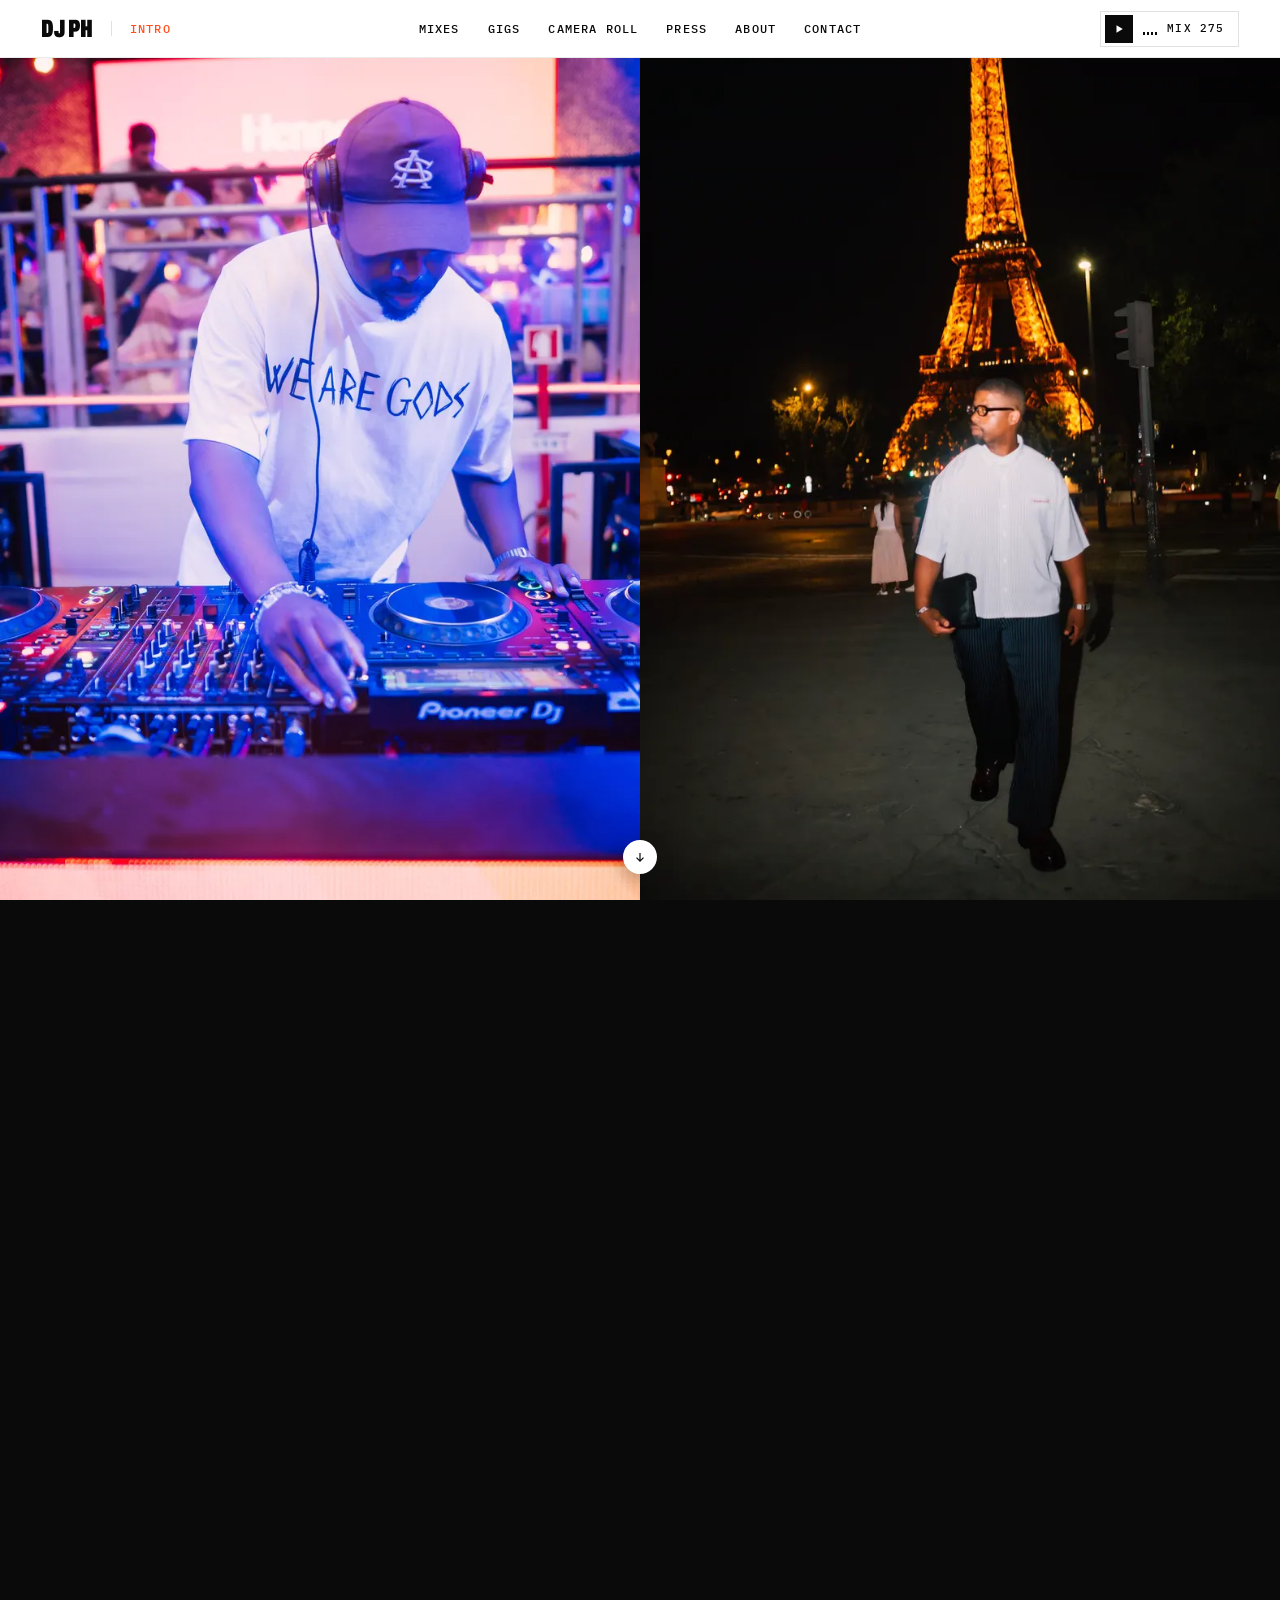
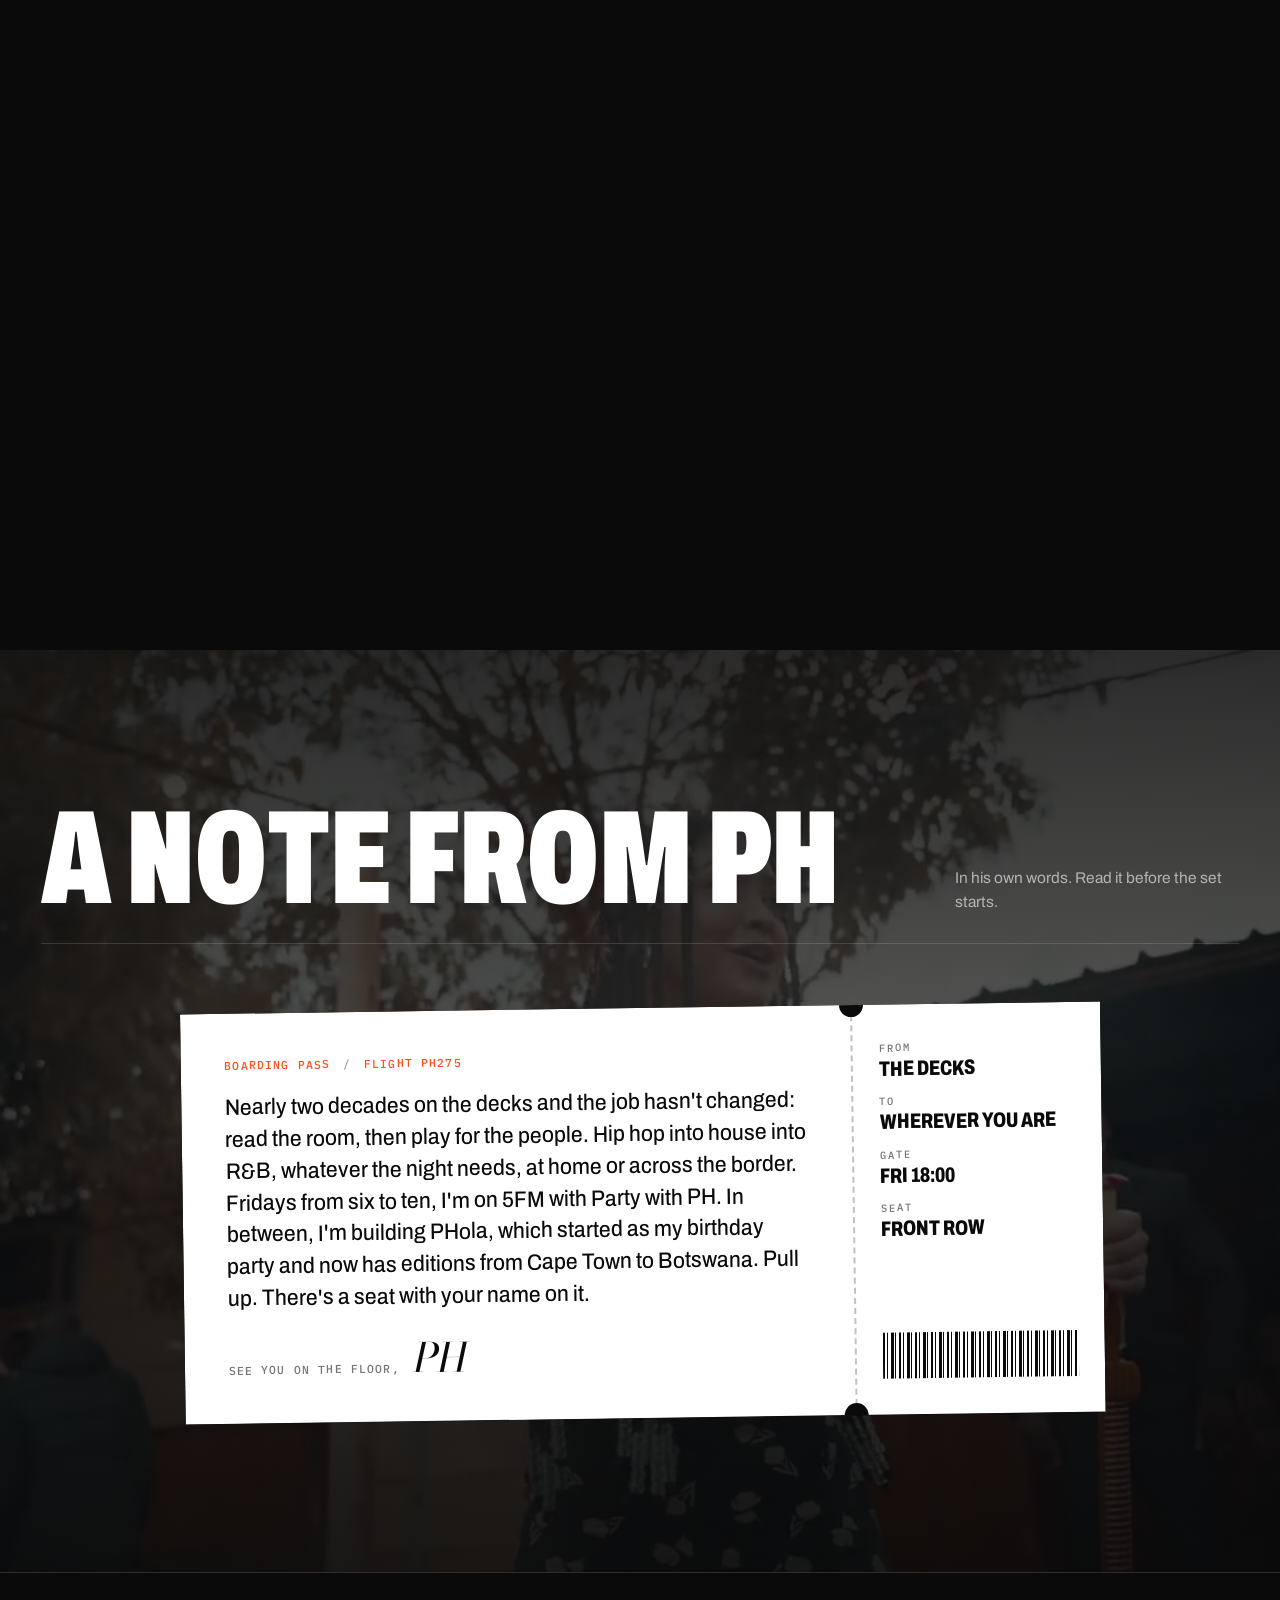
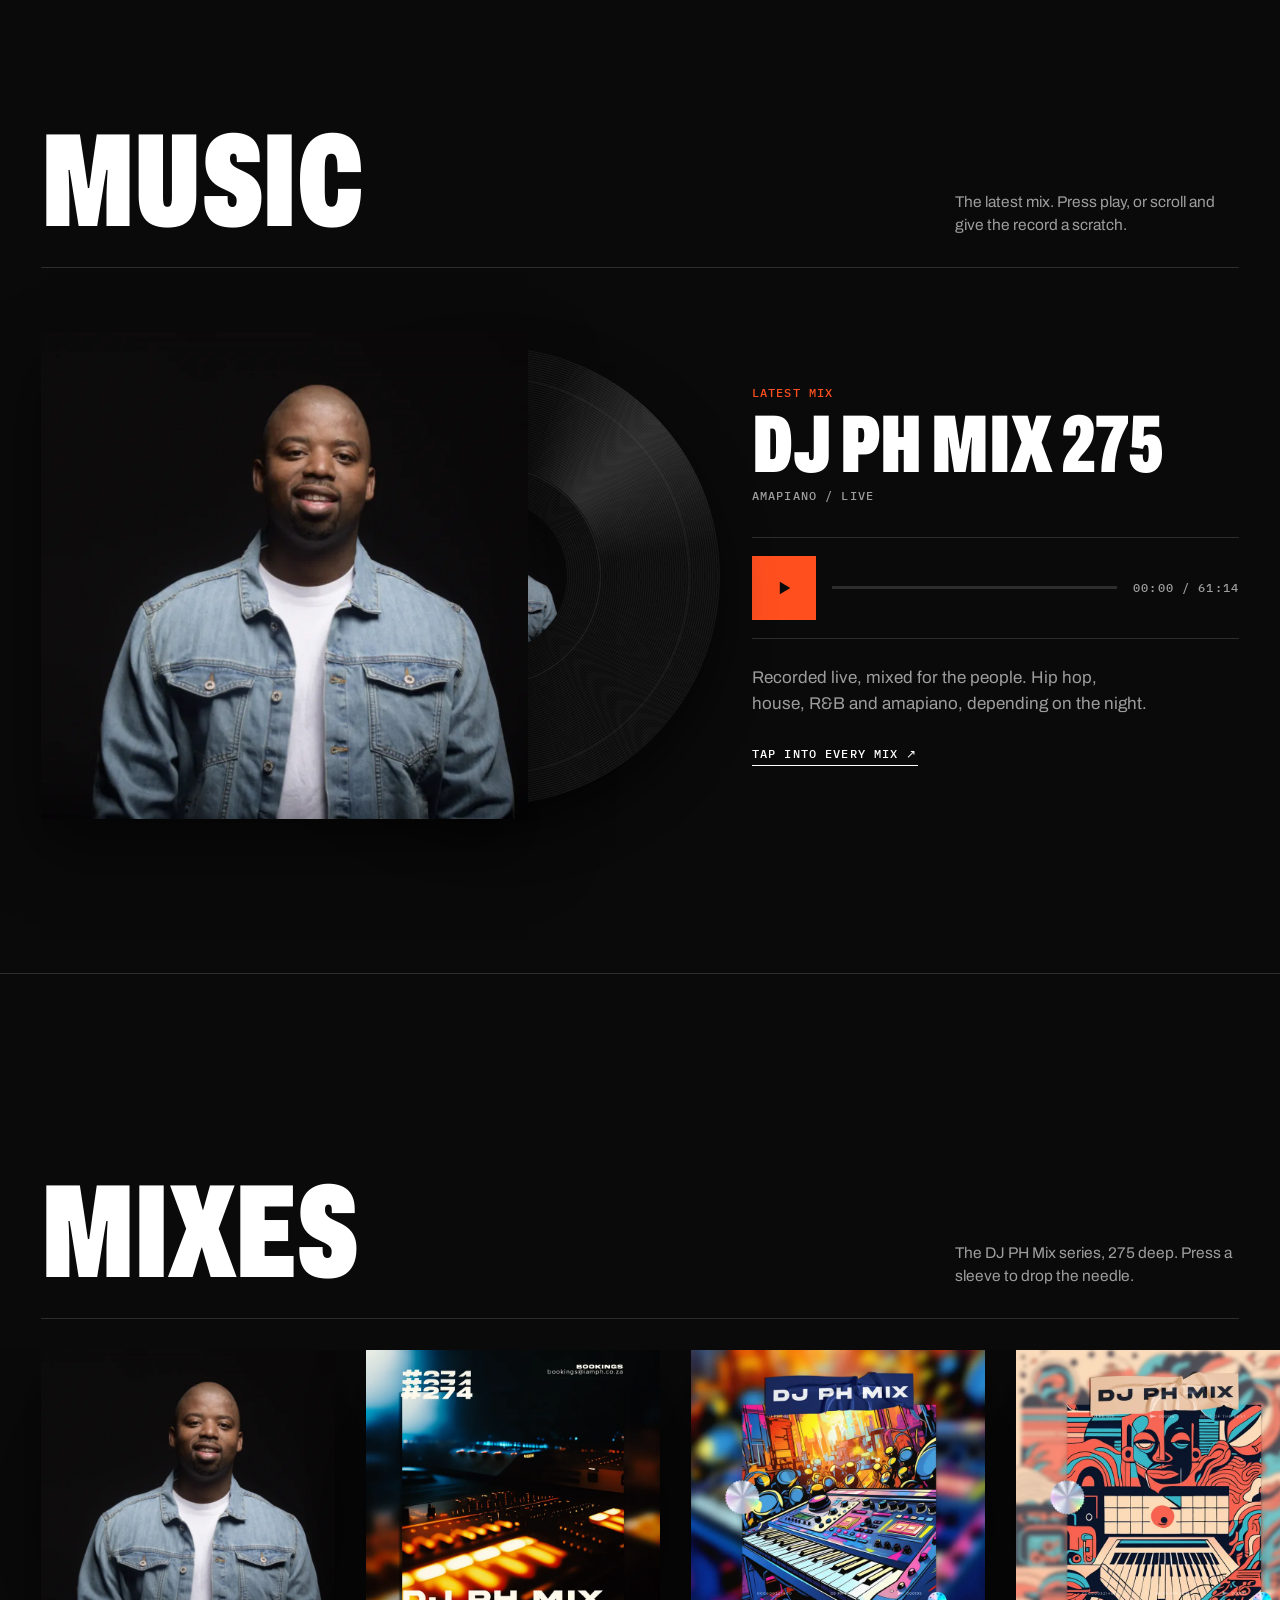
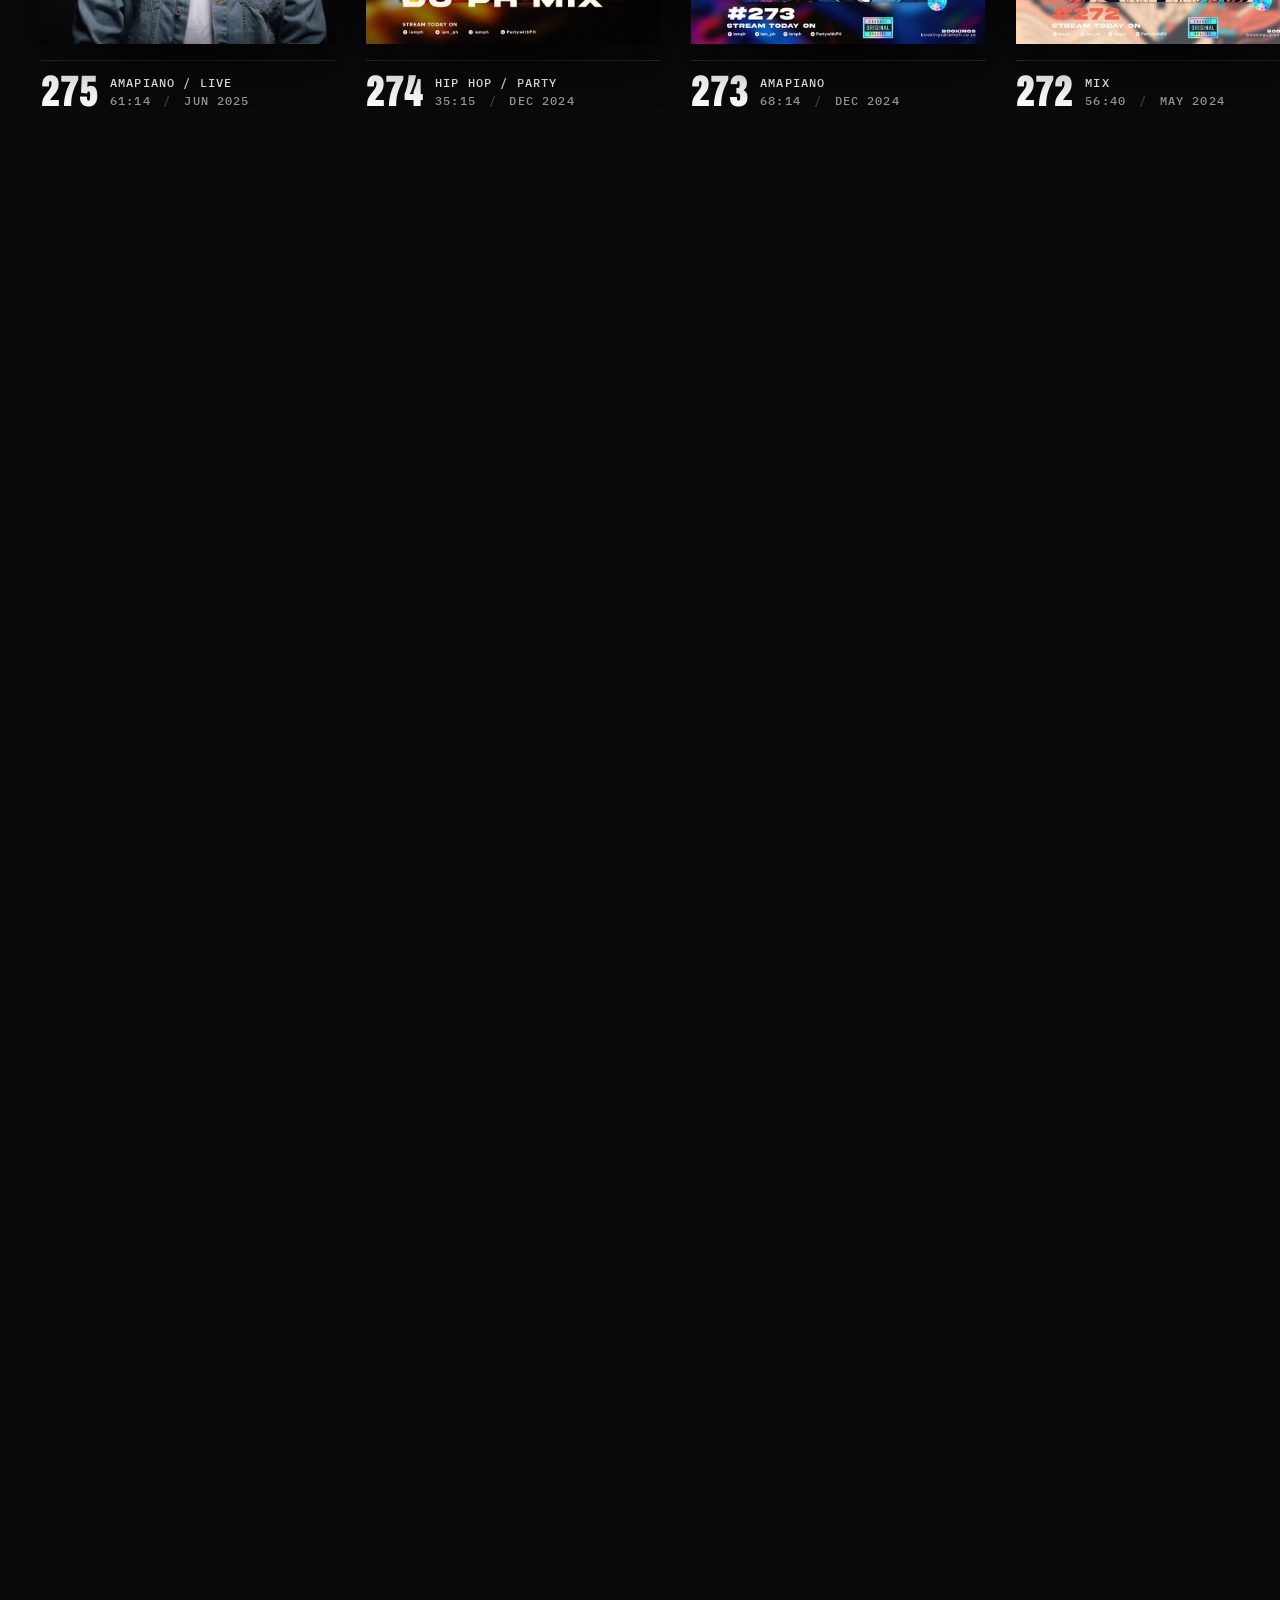
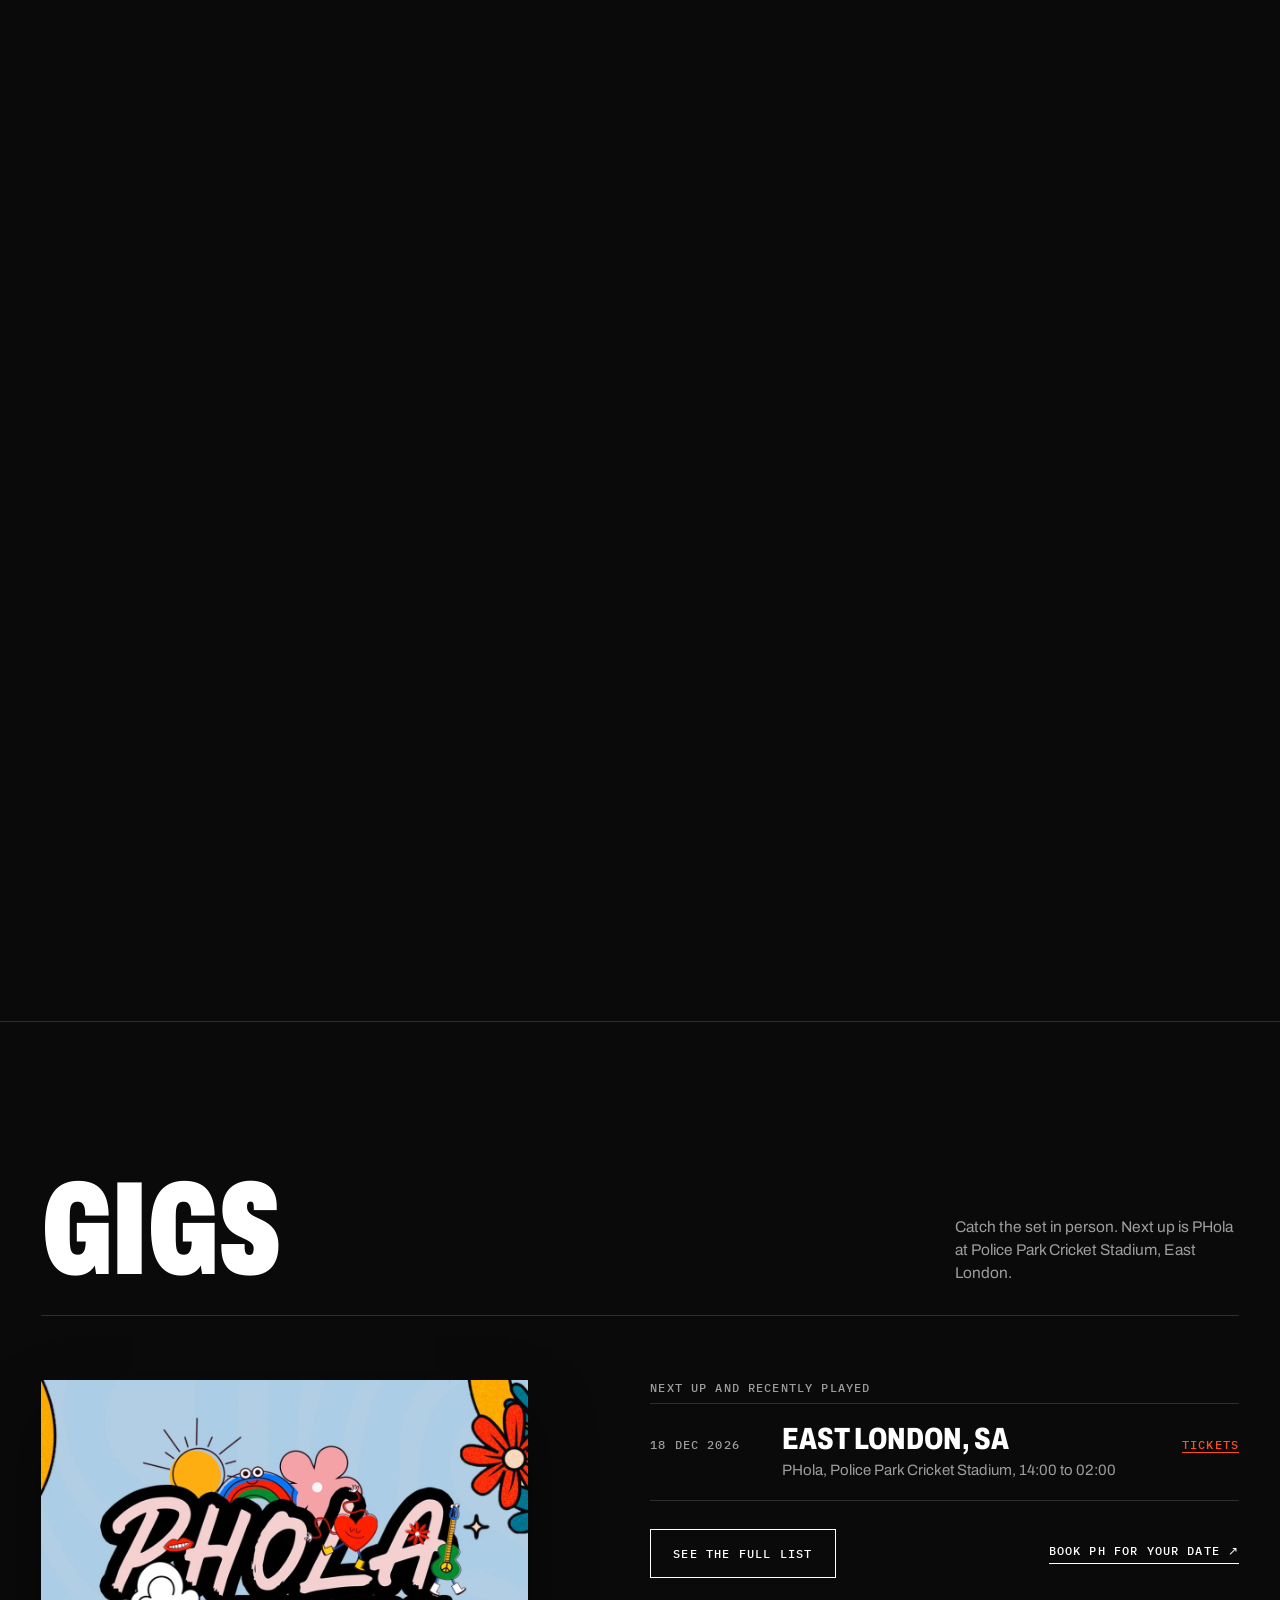
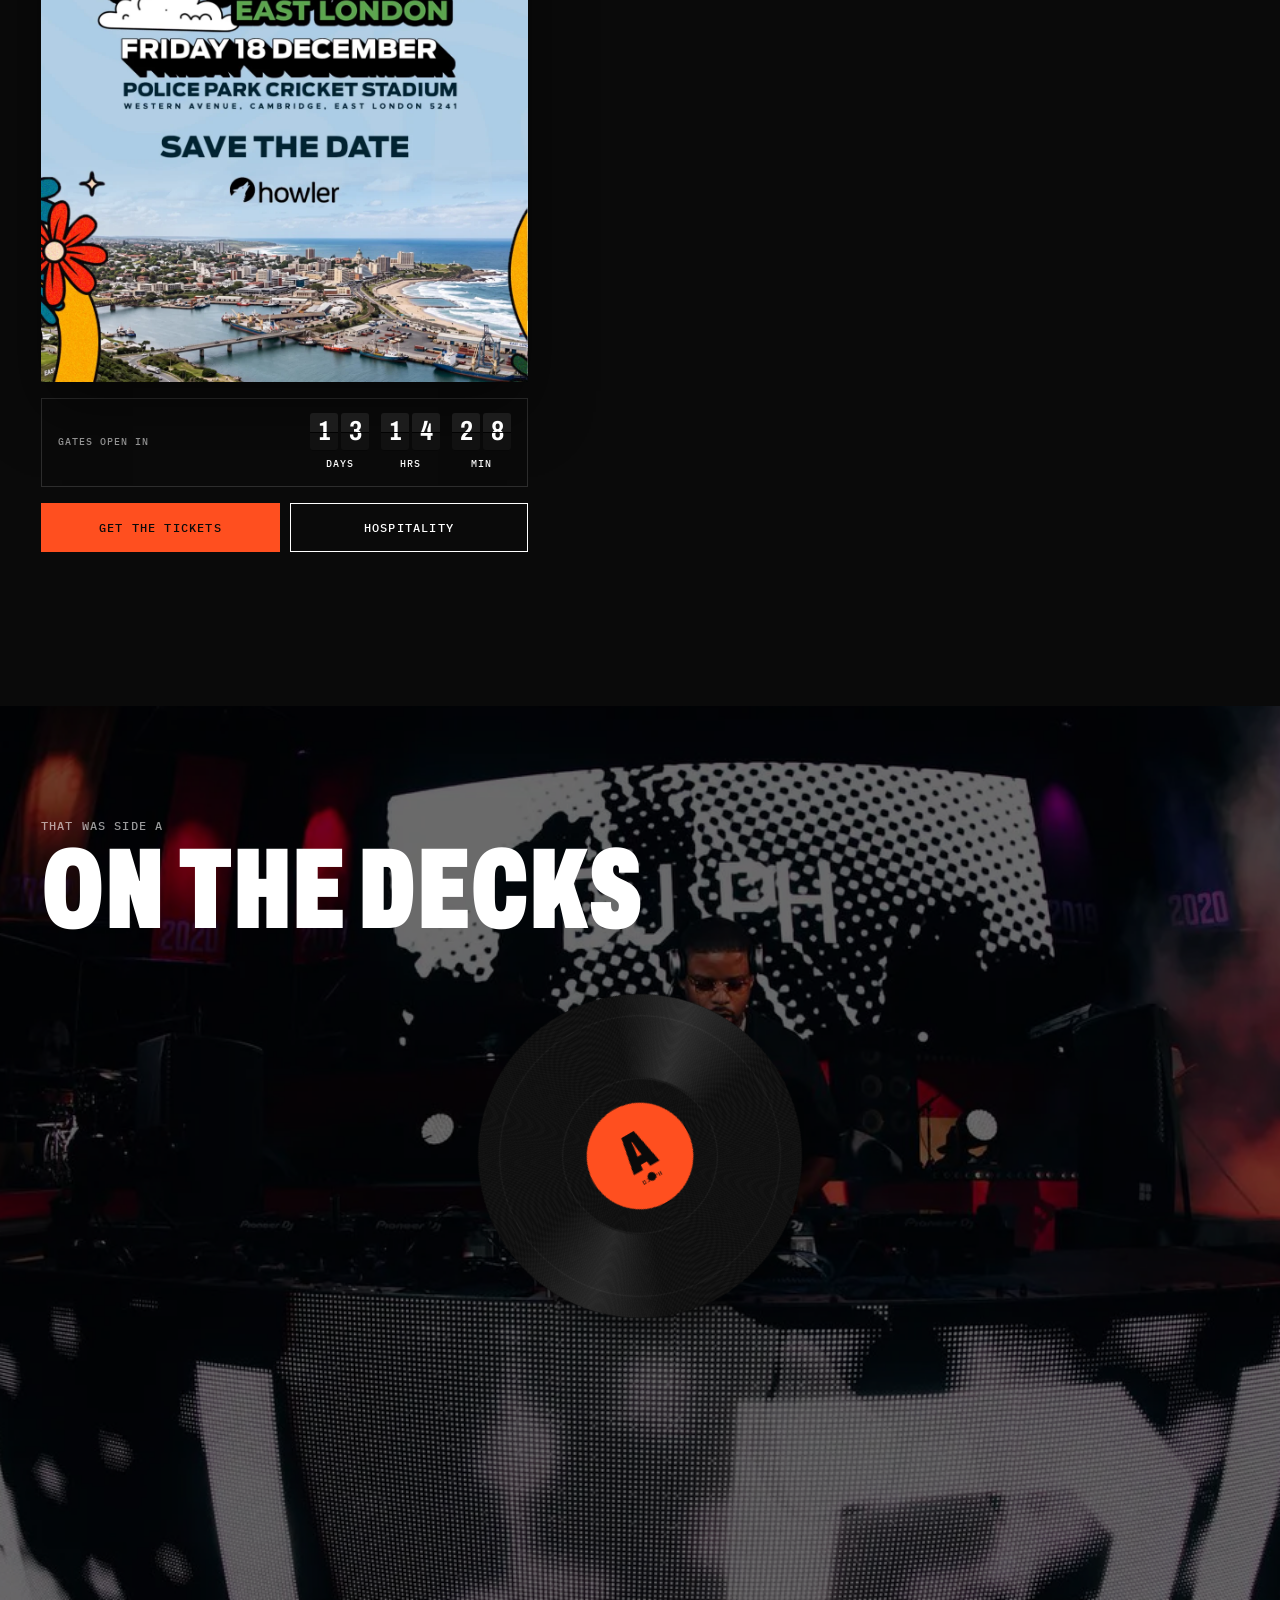
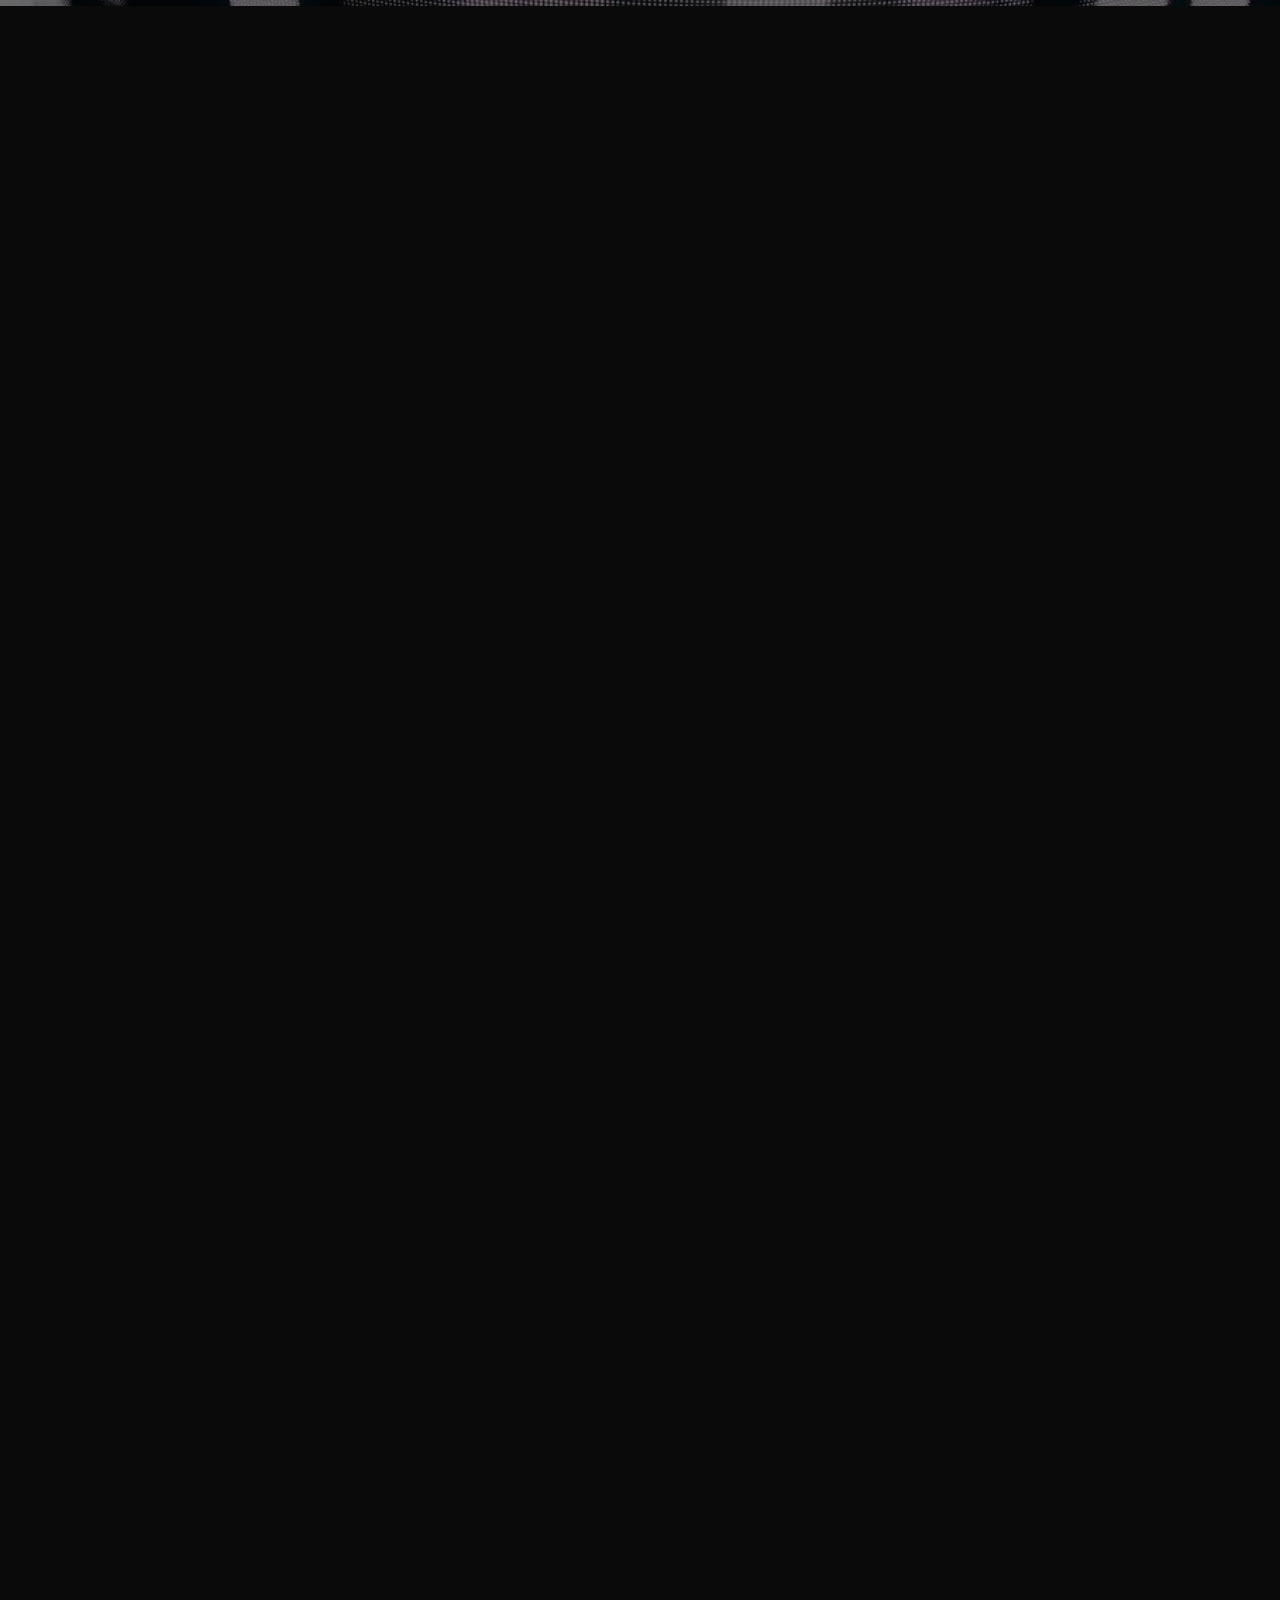
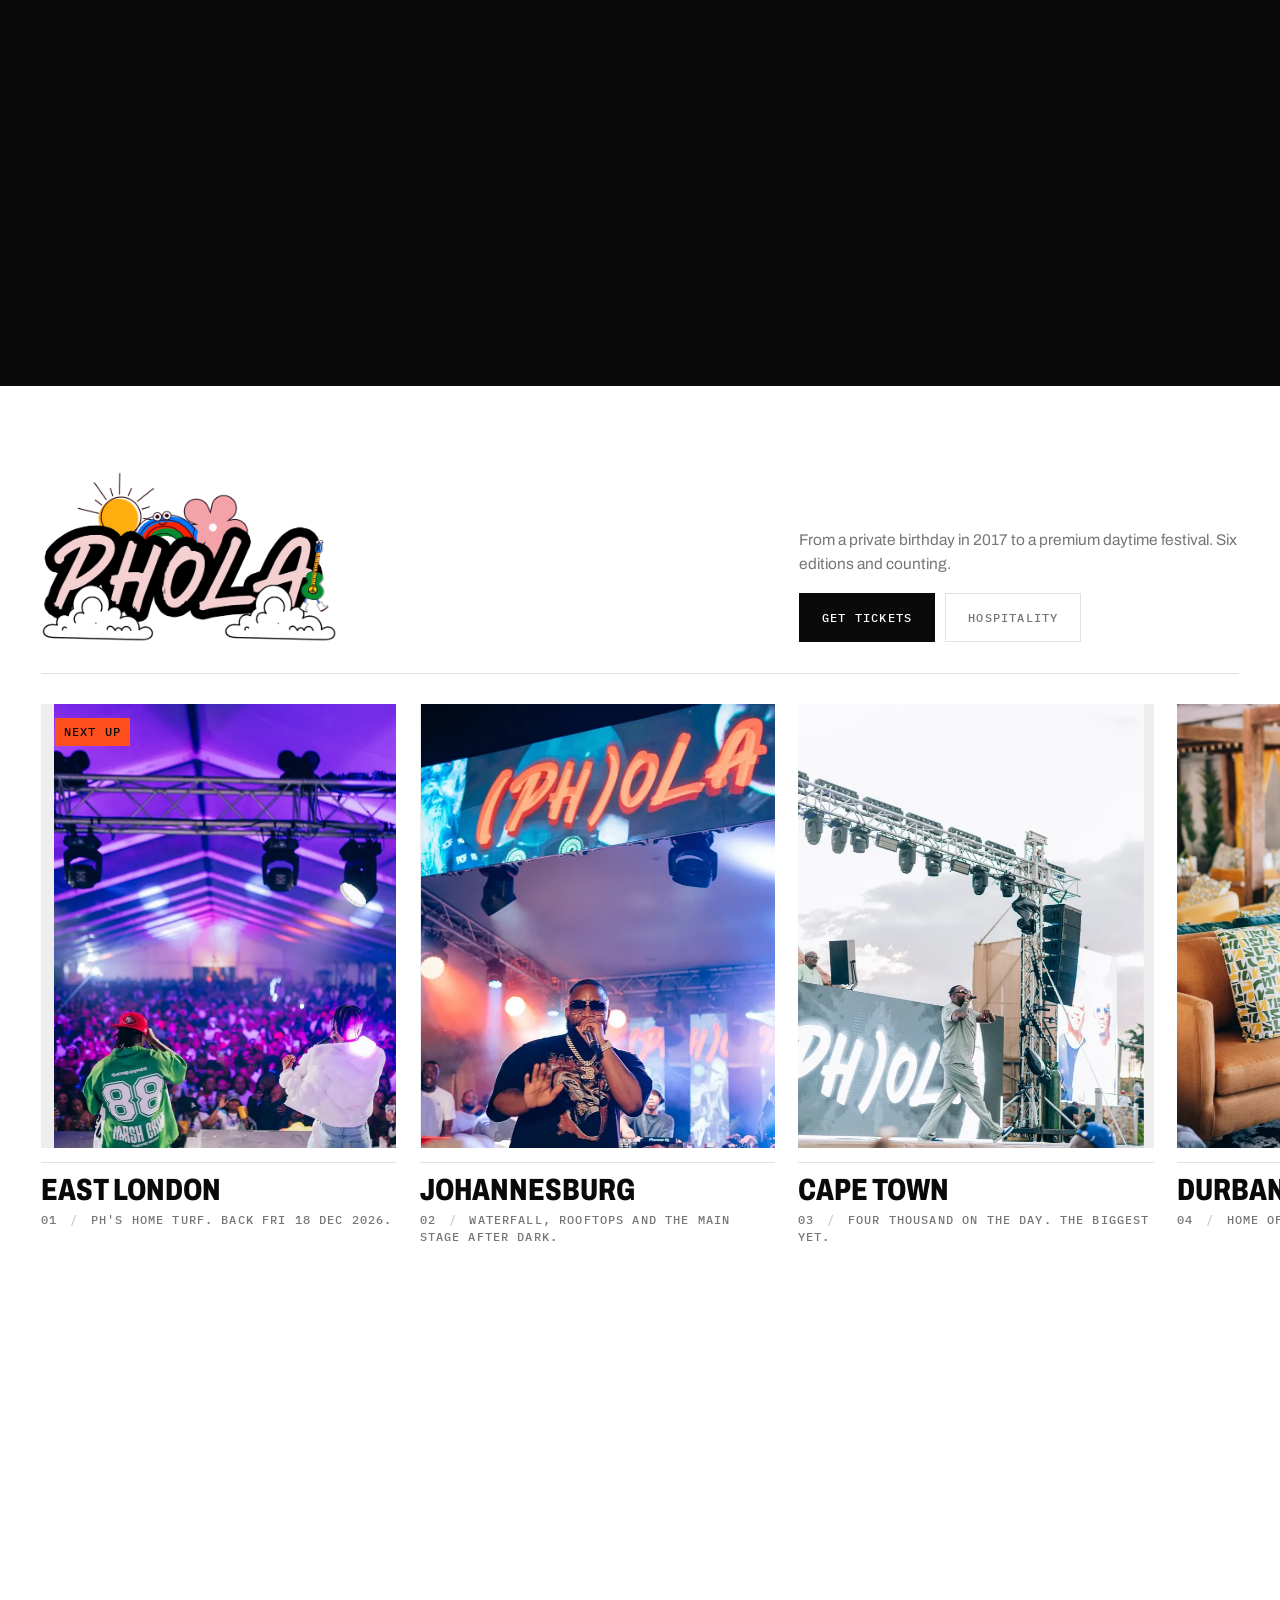
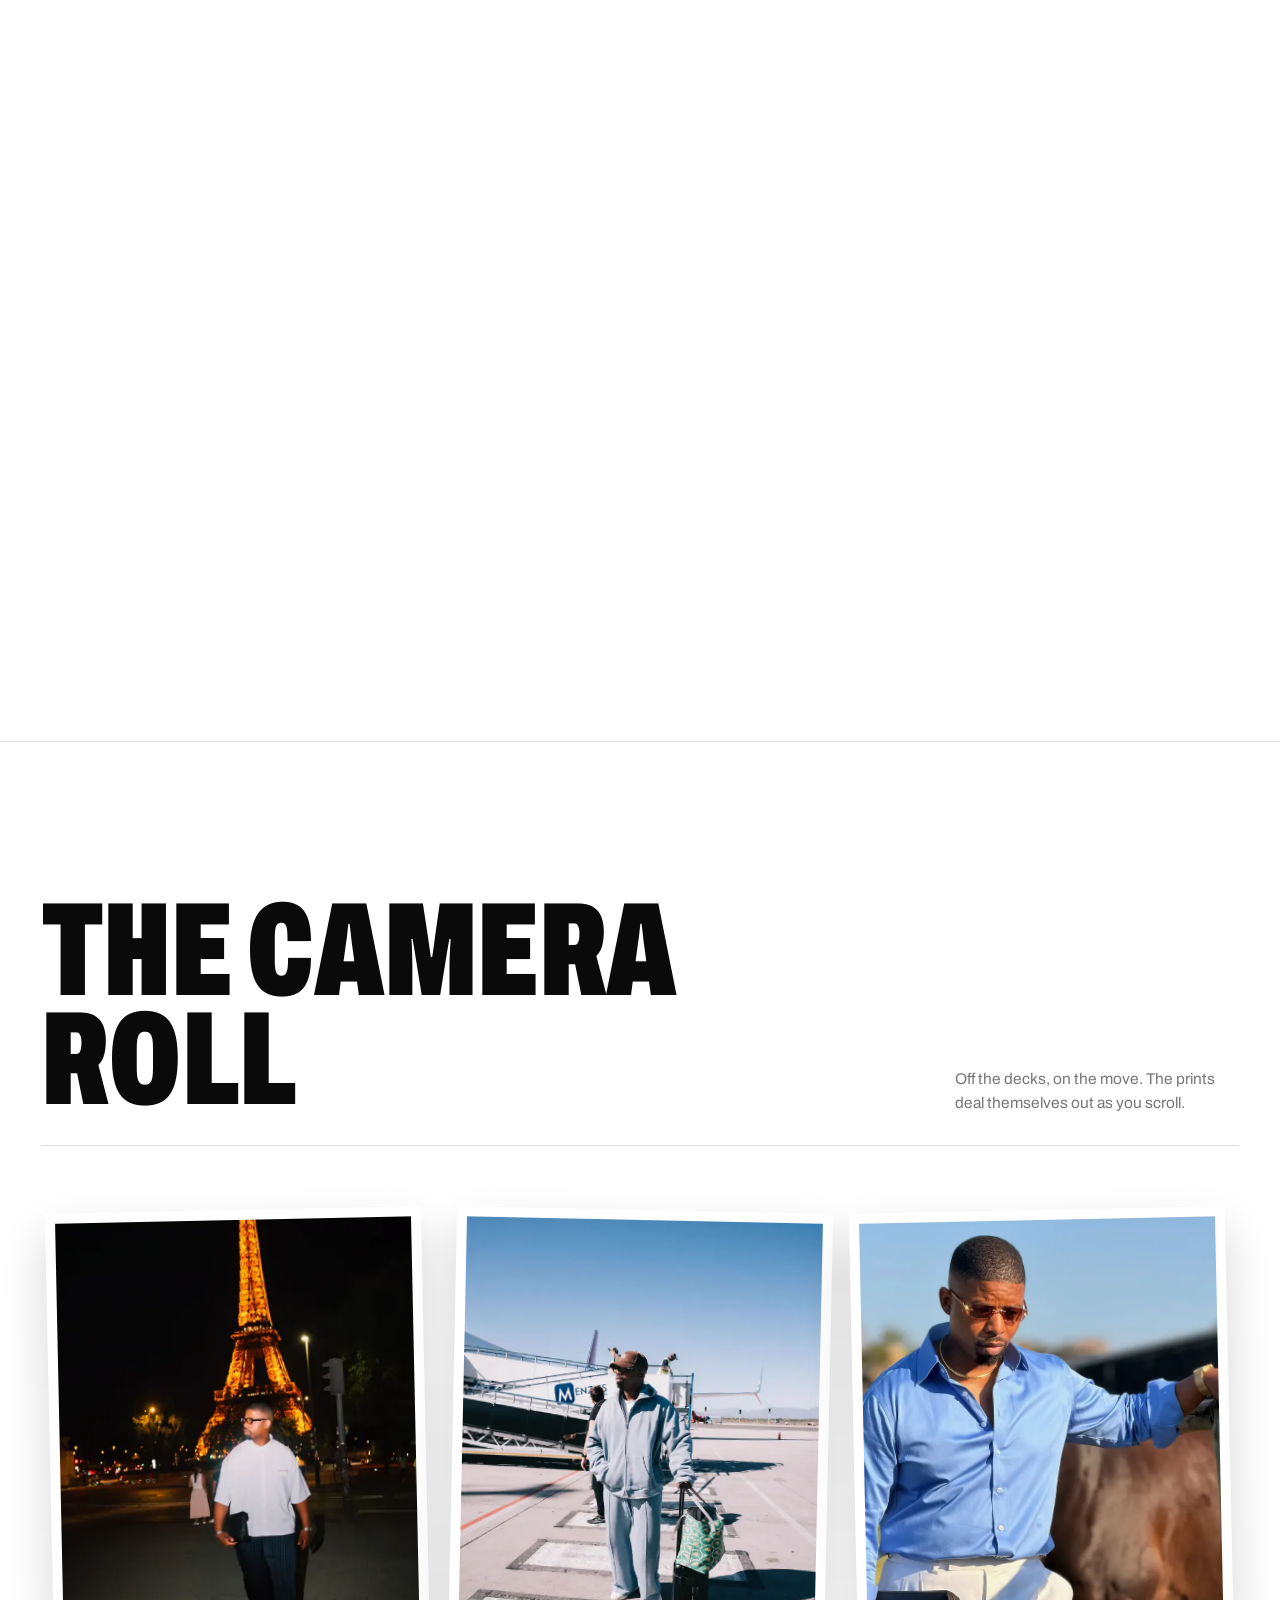
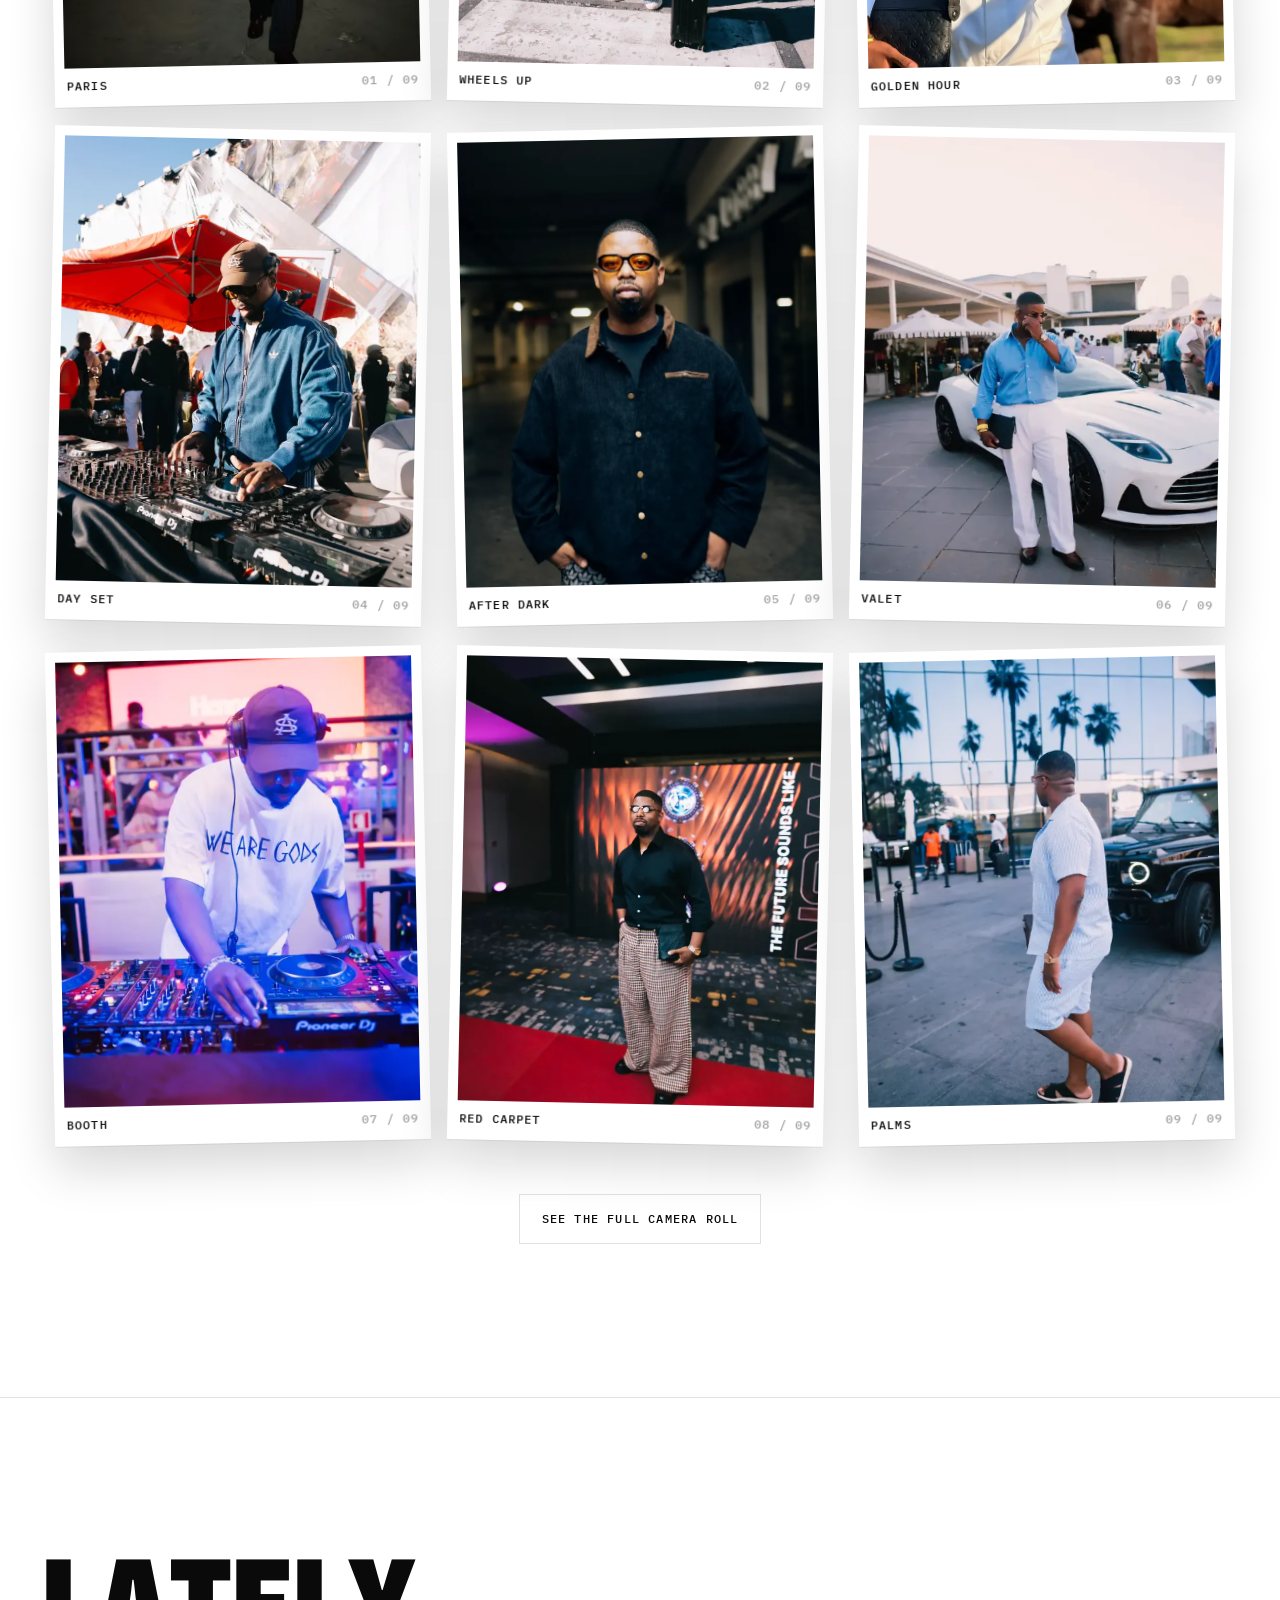
<file: index.html>
<!doctype html>
<html lang="en">
<head>
<meta charset="utf-8">
<meta name="viewport" content="width=device-width, initial-scale=1, viewport-fit=cover">
<title>DJ PH · You're on PH time</title>
<meta name="description" content="DJ PH. South African DJ, broadcaster, recording artist and producer, host of Party with PH on 5FM, and founder of PHola. Mixes, gigs, press kit and bookings.">
<meta name="theme-color" content="#0a0a0a">
<meta property="og:title" content="DJ PH · You're on PH time">
<meta property="og:description" content="South African DJ, broadcaster, recording artist and producer, host of Party with PH on 5FM, and founder of PHola.">
<meta property="og:image" content="assets/img/og.jpg">
<meta property="og:type" content="website">
<link rel="icon" href="assets/img/favicon.svg" type="image/svg+xml">
<link rel="preload" href="assets/fonts/archivo-latin-wdth-normal.woff2" as="font" type="font/woff2" crossorigin>
<link rel="stylesheet" href="assets/css/site.css?v=20261027b">
</head>
<body class="is-loading">


<!-- Loader: counts through the mix series, then opens the site -->
<div class="loader" id="loader">
  <div class="loader__top mono"><span>DJ PH</span><span id="loaderStatus">Loading the mix</span></div>
  <div class="loader__center">
    <div class="loader__count" aria-hidden="true"><span class="loader__label mono">Mix</span><span id="loaderNum">001</span></div>
  </div>
  <div class="loader__bar"><span id="loaderBar"></span></div>
  <div class="loader__foot mono"><span>Johannesburg</span><span>26.2041° S, 28.0473° E</span></div>
</div>

<!-- Nav -->
<header class="nav" id="nav">
  <div class="nav__left">
    <a class="nav__mark" href="#top" data-home>DJ&nbsp;PH</a>
    <p class="nav__track mono" id="navTrack" aria-live="polite"><b>Intro</b></p>
  </div>
  <nav class="nav__links" aria-label="Primary">
    <a href="#mixes" data-open="mixes">Mixes</a>
    <a href="#gigs" data-open="gigs">Gigs</a>
    <a href="#photobook" data-open="photobook">Camera Roll</a>
    <a href="#press" data-open="press">Press</a>
    <a href="#about" data-open="about">About</a>
    <a href="#contact" data-scroll="contact">Contact</a>
  </nav>
  <div class="nav__right">
    <button class="np" id="np" type="button" aria-label="Play DJ PH Mix 275">
      <span class="np__btn" aria-hidden="true">
        <svg class="i-play" viewBox="0 0 24 24"><path d="M7 4.5v15l12.5-7.5z"/></svg>
        <svg class="i-pause" viewBox="0 0 24 24"><path d="M6.5 4.5h4v15h-4zM13.5 4.5h4v15h-4z"/></svg>
      </span>
      <span class="np__eq" aria-hidden="true"><i></i><i></i><i></i><i></i></span>
      <span class="np__title" id="npTitle">Mix 275</span>
    </button>
    <button class="nav__menu" id="menuBtn" type="button" aria-expanded="false" aria-controls="menu">Menu</button>
  </div>
  <div class="nav__progress"><span id="npBar"></span></div>
  <div class="nav__tap" id="playerFrame"><p class="mono">Tap play on the Mixcloud bar</p></div>
</header>

<div class="menu" id="menu" aria-hidden="true" data-lenis-prevent>
  <nav class="menu__links" aria-label="Mobile">
    <a href="#mixes" data-open="mixes">Mixes</a>
    <a href="#gigs" data-open="gigs">Gigs</a>
    <a href="#photobook" data-open="photobook">Camera Roll</a>
    <a href="#press" data-open="press">Press</a>
    <a href="#about" data-open="about">About</a>
    <a href="#contact" data-scroll="contact">Contact</a>
  </nav>
  <p class="menu__mail mono"><a href="mailto:bookings@iamph.co.za">bookings@iamph.co.za</a></p>
</div>

<main id="top">

<!-- HERO: a two-up slideshow that slides open like doors, with PH behind it -->
<section class="hero" id="hero">
  <div class="hero__pin">
    <div class="hero__world" id="heroWorld">
      <div class="hero__glow" aria-hidden="true"></div>
      <div class="hero__type" aria-hidden="true"><span class="hero__l hero__p">P</span><span class="hero__l hero__h">H</span></div>
      <img class="hero__ph" src="assets/img/ph-hero.webp" width="1022" height="1700" alt="DJ PH in a dark denim jacket and black glasses">
      <div class="hero__type hero__type--line" aria-hidden="true"><span class="hero__l hero__p">P</span><span class="hero__l hero__h">H</span></div>
      <div class="hero__intro">
        <h1 class="sr-only">DJ PH</h1>
        <p class="mono hero__roles">Multi-award-winning DJ <i>/</i> Broadcaster <i>/</i> Recording artist <i>/</i> Founder of PHola</p>
      </div>
      <div class="hero__aside">
        <p>Nearly two decades on the decks. Hip hop, house, R&amp;B, amapiano, and whatever the room needs next.</p>
        <p class="mono hero__clock"><span>Johannesburg</span><span id="jhbClock">00:00:00</span></p>
      </div>
      <aside class="nowcard" id="nowcard" aria-label="Latest mix">
        <img class="nowcard__art" id="nowArt" src="assets/img/mix-275.webp" width="800" height="800" alt="">
        <div class="nowcard__body">
          <span class="mono nowcard__label" id="nowLabel">Latest mix</span>
          <span class="nowcard__title" id="nowTitle">DJ PH Mix 275</span>
          <span class="mono nowcard__meta" id="nowMeta">Amapiano <i>/</i> Live <i>/</i> 61:14</span>
        </div>
        <button class="nowcard__play" id="nowPlay" type="button" aria-label="Play DJ PH Mix 275">
          <svg class="i-play" viewBox="0 0 24 24" aria-hidden="true"><path d="M7 4.5v15l12.5-7.5z"/></svg>
          <svg class="i-pause" viewBox="0 0 24 24" aria-hidden="true"><path d="M6.5 4.5h4v15h-4zM13.5 4.5h4v15h-4z"/></svg>
        </button>
      </aside>
    </div>
    <div class="doors" aria-hidden="true">
      <div class="door door--l" id="doorL"></div>
      <div class="door door--r" id="doorR"></div>
    </div>
    <a class="doors__cue" href="#note" data-scroll="note" aria-label="Scroll down"><svg viewBox="0 0 24 24" aria-hidden="true"><path d="M12 5v14M6 13l6 6 6-6"/></svg></a>
  </div>
</section>

<!-- ======================= SIDE A: ON THE DECKS ======================= -->

<!-- A1 A NOTE FROM PH -->
<section class="sec note" id="note" data-track="A1" data-name="A note from PH">
  <video class="note__video" src="assets/video/phola-crowd.mp4" muted loop playsinline preload="metadata" poster="assets/img/phola/crowd-poster.jpg"></video>
  <div class="note__shade"></div>
  <div class="wrap">
    <header class="sh">
      <h2 class="sh__title" data-split>A note from PH</h2>
      <p class="sh__aside">In his own words. Read it before the set starts.</p>
    </header>
    <article class="pass" id="pass">
      <div class="pass__main">
        <p class="pass__label mono">Boarding pass <i>/</i> Flight PH275</p>
        <p class="pass__text">Nearly two decades on the decks and the job hasn't changed: read the room, then play for the people. Hip hop into house into R&amp;B, whatever the night needs, at home or across the border. Fridays from six to ten, I'm on 5FM with Party with PH. In between, I'm building PHola, which started as my birthday party and now has editions from Cape Town to Botswana. Pull up. There's a seat with your name on it.</p>
        <p class="pass__sign"><span class="mono">See you on the floor,</span><em>PH</em></p>
      </div>
      <div class="pass__stub">
        <dl>
          <div><dt class="mono">From</dt><dd>The decks</dd></div>
          <div><dt class="mono">To</dt><dd>Wherever you are</dd></div>
          <div><dt class="mono">Gate</dt><dd>Fri 18:00</dd></div>
          <div><dt class="mono">Seat</dt><dd>Front row</dd></div>
        </dl>
        <div class="pass__code" aria-hidden="true"></div>
      </div>
    </article>
  </div>
</section>

<!-- A2 MUSIC -->
<section class="sec music" id="music" data-track="A2" data-name="Music">
  <div class="wrap">
    <header class="sh">
      <h2 class="sh__title" data-split>Music</h2>
      <p class="sh__aside">The latest mix. Press play, or scroll and give the record a scratch.</p>
    </header>
    <div class="music__grid">
      <div class="music__sleeve" id="musicSleeve">
        <div class="music__disc" id="musicDisc"><div class="vinyl"><div class="vinyl__grooves" id="musicGrooves"><div class="vinyl__label" id="musicLabel"></div></div><div class="vinyl__sheen"></div></div></div>
        <img class="music__cover" id="musicCover" src="assets/img/mix-275.webp" alt="DJ PH Mix 275 artwork" width="800" height="800">
      </div>
      <div class="deck" id="deck">
        <p class="deck__kicker mono" id="deckKicker">Latest mix</p>
        <p class="deck__title" id="deckTitle">DJ PH Mix 275</p>
        <p class="deck__tags mono" id="deckTags">Amapiano / Live</p>
        <div class="deck__row">
          <button class="deck__play" id="deckPlay" type="button" aria-label="Play DJ PH Mix 275">
            <svg class="i-play" viewBox="0 0 24 24" aria-hidden="true"><path d="M7 4.5v15l12.5-7.5z"/></svg>
            <svg class="i-pause" viewBox="0 0 24 24" aria-hidden="true"><path d="M6.5 4.5h4v15h-4zM13.5 4.5h4v15h-4z"/></svg>
          </button>
          <div class="deck__bar"><span id="deckBar"></span></div>
          <span class="deck__time mono"><span id="deckNow">00:00</span> / <span id="deckLen">61:14</span></span>
        </div>
        <p class="deck__note">Recorded live, mixed for the people. Hip hop, house, R&amp;B and amapiano, depending on the night.</p>
        <a class="link mono" href="https://www.mixcloud.com/iam_pH/" target="_blank" rel="noopener">Tap into every mix <span aria-hidden="true">↗</span></a>
      </div>
    </div>
  </div>
</section>

<!-- A3 MIXES -->
<section class="sec mixes" id="mixes-home" data-track="A3" data-name="Mixes">
  <div class="mixes__pin">
    <div class="wrap">
      <header class="sh">
        <h2 class="sh__title" data-split>Mixes</h2>
        <p class="sh__aside">The DJ PH Mix series, <span id="mixCount">275</span> deep. Press a sleeve to drop the needle.</p>
      </header>
    </div>
    <div class="crate" id="crate">
      <div class="crate__track" id="crateTrack"></div>
    </div>
  </div>
</section>

<!-- A4 GIGS (with the next date) -->
<section class="sec gigs" id="gigs-home" data-track="A4" data-name="Gigs">
  <div class="wrap">
    <header class="sh">
      <h2 class="sh__title" data-split>Gigs</h2>
      <p class="sh__aside" id="gigsIntro">Catch the set in person. Next up is PHola at Police Park Cricket Stadium, East London.</p>
    </header>
    <div class="gigs__grid" id="gigsGrid">
      <div class="gigs__next" id="nextUp">
        <div class="poster" id="poster">
          <img class="poster__img" id="posterImg" src="content/media/poster-el.webp" width="1088" height="1344" alt="PHola East London, Friday 18 December, Police Park Cricket Stadium, Western Avenue, Cambridge, East London. Save the date. Tickets on Howler.">
        </div>
        <div class="count" id="countdown" data-starts="2026-12-18T14:00" aria-label="Countdown to PHola East London">
          <span class="count__label mono" id="countLabel">Gates open in</span>
          <div><span class="count__tiles" data-unit="d"></span><span class="mono">Days</span></div>
          <div><span class="count__tiles" data-unit="h"></span><span class="mono">Hrs</span></div>
          <div><span class="count__tiles" data-unit="m"></span><span class="mono">Min</span></div>
        </div>
        <div class="gigs__ctas">
          <a class="btn btn--solid" id="nextBtn" href="https://phola.howler.co.za/PHolaeastlondon" target="_blank" rel="noopener">Get the tickets</a>
          <a class="btn" id="nextBtn2" href="mailto:Hospitality@pholaparty.co.za?subject=PHola%20East%20London%20hospitality">Hospitality</a>
        </div>
      </div>
      <div class="gigs__side">
        <p class="gigs__label mono">Next up and recently played</p>
        <ol class="gigs__list" id="gigsList"></ol>
        <div class="gigs__more">
          <a class="btn" href="#gigs" data-open="gigs">See the full list</a>
          <a class="link mono" href="mailto:bookings@iamph.co.za?subject=Booking%20enquiry%3A%20DJ%20PH">Book PH for your date <span aria-hidden="true">↗</span></a>
        </div>
      </div>
    </div>
  </div>
</section>

<!-- FLIP THE RECORD: night turns to day -->
<section class="flip" id="flip" aria-label="Side B, off the decks">
  <div class="flip__pin">
    <img class="flip__bg" src="assets/img/photo-booth.webp" alt="" loading="lazy">
    <div class="flip__day" aria-hidden="true"></div>
    <p class="flip__line flip__line--a"><span class="mono">That was Side A</span><b>On the decks</b></p>
    <div class="flip__stage" aria-hidden="true">
      <div class="flip__disc" id="flipDisc">
        <div class="flip__face flip__face--a"><div class="vinyl"><div class="vinyl__grooves"><div class="vinyl__label flip__label"><span>A</span><small>DJ PH</small></div></div><div class="vinyl__sheen"></div></div></div>
        <div class="flip__face flip__face--b"><div class="vinyl"><div class="vinyl__grooves"><div class="vinyl__label flip__label flip__label--b"><span>B</span><small>DJ PH</small></div></div><div class="vinyl__sheen"></div></div></div>
      </div>
    </div>
    <p class="flip__line flip__line--b"><span class="mono">Now Side B</span><b>Off the decks</b></p>
  </div>
</section>

<!-- ======================= SIDE B: OFF THE DECKS ======================= -->
<div class="day">

<!-- B1 PHOLA -->
<section class="sec eds" id="phola" data-track="B1" data-name="PHola">
  <div class="eds__pin">
    <div class="wrap">
      <header class="sh">
        <h2 class="sh__title sh__title--logo"><img src="assets/img/phola/phola-logo.webp" width="1400" height="810" alt="PHola"></h2>
        <div class="sh__aside">
          <p>From a private birthday in 2017 to a premium daytime festival. Six editions and counting.</p>
          <p class="sh__btns"><a class="btn btn--ink" href="https://phola.howler.co.za/PHolaeastlondon" target="_blank" rel="noopener">Get tickets</a><a class="btn btn--line" href="mailto:Hospitality@pholaparty.co.za">Hospitality</a></p>
        </div>
      </header>
    </div>
    <div class="eds__rail" id="edsRail"><div class="eds__track" id="edsTrack"></div></div>
  </div>
</section>

<!-- B2 THE CAMERA ROLL -->
<section class="sec roll" id="roll" data-track="B2" data-name="The camera roll">
  <div class="wrap">
    <header class="sh">
      <h2 class="sh__title" data-split>The camera roll</h2>
      <p class="sh__aside">Off the decks, on the move. The prints deal themselves out as you scroll.</p>
    </header>
    <div class="roll__grid" id="rollGrid"></div>
    <p class="sec__more"><a class="btn btn--line" href="#photobook" data-open="photobook">See the full camera roll</a></p>
  </div>
</section>

<!-- B3 LATELY -->
<section class="sec lately" id="lately" data-track="B3" data-name="Lately">
  <div class="wrap">
    <header class="sh">
      <h2 class="sh__title" data-split>Lately</h2>
      <p class="sh__aside">What PH has been up to, on air, on stage and online.</p>
    </header>
    <div class="lately__grid">
      <a class="card" href="https://phola.howler.co.za/PHolaeastlondon" target="_blank" rel="noopener">
        <div class="card__img"><img src="assets/img/phola/ed-el.webp" alt="" loading="lazy"></div>
        <p class="card__tag mono">Event <i>/</i> Fri 18 Dec 2026</p>
        <p class="card__title">PHola returns to East London</p>
      </a>
      <a class="card" href="https://www.mixcloud.com/iam_pH/dj-ph-mix-275/" target="_blank" rel="noopener">
        <div class="card__img"><img src="assets/img/life/L048.webp" alt="" loading="lazy"></div>
        <p class="card__tag mono">Music <i>/</i> Amapiano</p>
        <p class="card__title">DJ PH Mix 275 is live</p>
      </a>
      <a class="card" href="#about" data-open="about">
        <div class="card__img"><img src="assets/img/press/P37.webp" alt="" loading="lazy"></div>
        <p class="card__tag mono">Radio <i>/</i> 18:00 to 22:00</p>
        <p class="card__title">Party with PH, Fridays on 5FM</p>
      </a>
    </div>
    <p class="sec__more"><a class="btn btn--line" href="#about" data-open="about">More about PH</a></p>
  </div>
</section>

<!-- B4 PRESS KIT -->
<section class="sec kit" id="kit" data-track="B4" data-name="Press kit">
  <div class="wrap">
    <header class="sh">
      <h2 class="sh__title" data-split>Press kit</h2>
      <p class="sh__aside">Approved photos, bios and facts for media and brand partners.</p>
    </header>
    <div class="kit__grid">
      <div class="kit__copy">
        <p class="kit__bio">DJ PH is a South African DJ, broadcaster, recording artist and producer, and the founder of PHola. For nearly two decades he has moved between the decks, radio, television and business, and he hosts Party with PH on 5FM every Friday from 18:00 to 22:00.</p>
        <ul class="kit__facts">
          <li><b>5FM</b><span class="mono">Fridays 18:00 to 22:00</span></li>
          <li><b>72h</b><span class="mono">Back to back record</span></li>
          <li><b>AFCON</b><span class="mono">2019 soundtrack</span></li>
          <li><b>6</b><span class="mono">PHola editions</span></li>
        </ul>
        <p class="sh__btns"><a class="btn btn--ink" href="#press" data-open="press">Open the press kit</a><a class="btn btn--line" href="mailto:bookings@iamph.co.za?subject=Press%20request%3A%20DJ%20PH">Press enquiries</a></p>
      </div>
      <div class="kit__row" id="kitRow"></div>
    </div>
  </div>
</section>

<!-- B5 CONTACT -->
<section class="sec contact" id="contact" data-track="B5" data-name="Contact">
  <div class="wrap">
    <header class="sh">
      <h2 class="sh__title" data-split>Contact</h2>
      <p class="sh__aside">Bookings, brand partnerships and PHola hospitality.</p>
    </header>
    <div class="contact__grid">
      <div class="contact__info">
        <div><p class="mono">Bookings</p><a class="contact__big" href="mailto:bookings@iamph.co.za?subject=Booking%20enquiry%3A%20DJ%20PH">bookings@iamph.co.za</a></div>
        <div><p class="mono">PHola hospitality</p><a href="mailto:Hospitality@pholaparty.co.za">Hospitality@pholaparty.co.za</a></div>
        <div><p class="mono">Based</p><span>Johannesburg, South Africa</span></div>
      </div>
      <form class="form" name="contact" method="POST" data-netlify="true" netlify-honeypot="company" data-form>
        <input type="hidden" name="form-name" value="contact">
        <p class="hp"><label>Company <input name="company"></label></p>
        <label><span class="mono">Name</span><input name="name" required autocomplete="name" placeholder="Your name"></label>
        <label><span class="mono">Email</span><input name="email" type="email" required autocomplete="email" placeholder="name@email.com"></label>
        <label><span class="mono">Message</span><textarea name="message" rows="4" required placeholder="Date, city, venue, what you have in mind"></textarea></label>
        <button class="btn btn--ink" type="submit">Send</button>
        <p class="form__done mono" hidden></p>
      </form>
    </div>
  </div>
</section>

</div>

<!-- OUTRO -->
<section class="outro" id="list" aria-label="Play for the people">
  <p class="outro__line" data-outro><span>Play for</span><span>the people.</span></p>
  <div class="outro__list">
    <h2 class="outro__title">The guest list<span class="mono">First to know about new mixes, gigs and PHola</span></h2>
    <form class="form form--row" name="guest-list" method="POST" data-netlify="true" netlify-honeypot="company" data-form>
      <input type="hidden" name="form-name" value="guest-list">
      <p class="hp"><label>Company <input name="company"></label></p>
      <label><span class="mono">Name</span><input name="name" required autocomplete="name" placeholder="Your name"></label>
      <label><span class="mono">Email</span><input name="email" type="email" required autocomplete="email" placeholder="name@email.com"></label>
      <label><span class="mono">City</span><input name="city" autocomplete="address-level2" placeholder="Your city"></label>
      <button class="btn btn--ink" type="submit">Get on the list</button>
      <p class="form__done mono" hidden></p>
    </form>
  </div>
  <footer class="foot">
    <div class="foot__cols">
      <div><p class="mono">Explore</p><a href="#mixes" data-open="mixes">Mixes</a><a href="#gigs" data-open="gigs">Gigs</a><a href="#photobook" data-open="photobook">Camera Roll</a><a href="#press" data-open="press">Press</a><a href="#about" data-open="about">About</a></div>
      <div><p class="mono">Socials</p><a href="https://www.instagram.com/iamph/" target="_blank" rel="noopener">Instagram</a><a href="https://x.com/iam_ph" target="_blank" rel="noopener">X</a><a href="https://www.youtube.com/@PartyWithPH" target="_blank" rel="noopener">YouTube</a><a href="https://www.mixcloud.com/iam_pH/" target="_blank" rel="noopener">Mixcloud</a></div>
      <div><p class="mono">On air</p><span>Party with PH</span><span>5FM, Fridays 18:00 to 22:00</span></div>
      <div><p class="mono">Bookings</p><a href="mailto:bookings@iamph.co.za">bookings@iamph.co.za</a></div>
    </div>
    <div class="foot__base mono"><span>© 2026 DJ PH</span><span>God first.</span><span>Designed and maintained by <a class="foot__credit" href="https://www.yanderacquisition.com" target="_blank" rel="noopener">Yander Acquisition</a></span><a href="#top" data-home>Back to the top</a></div>
  </footer>
</section>

</main>

<!-- ============ PAGES (open over the home page so the music keeps playing) ============ -->

<section data-lenis-prevent class="page" id="page-mixes" data-page="mixes" aria-label="Mixes" hidden>
  <div class="page__inner">
    <header class="ph"><p class="mono ph__crumb"><a href="#top" data-close>DJ PH</a> / Mixes</p><h1 class="ph__title">Mixes</h1><p class="ph__sub">The DJ PH Mix series. Two hundred and seventy-five episodes and counting; the latest ten live here. Press a sleeve to drop the needle.</p></header>
    <div class="mixes__grid mixes__grid--all" id="mixesAll"></div>
    <p class="page__cta"><a class="btn" href="https://www.mixcloud.com/iam_pH/" target="_blank" rel="noopener">Every mix on Mixcloud</a></p>
  </div>
</section>

<section data-lenis-prevent class="page" id="page-gigs" data-page="gigs" aria-label="Gigs" hidden>
  <div class="page__inner">
    <header class="ph"><p class="mono ph__crumb"><a href="#top" data-close>DJ PH</a> / Gigs</p><h1 class="ph__title">Gigs</h1><p class="ph__sub">Next up, and where the set has landed. Johannesburg, local time <span class="mono" id="boardClock">00:00</span>.</p></header>
    <div class="board" id="board" role="table" aria-label="Gigs"></div>
    <div class="page__cta page__cta--split">
      <p>From student parties to festival stages, at home and abroad. Want PH in your city?</p>
      <a class="btn btn--solid" href="mailto:bookings@iamph.co.za?subject=Booking%20enquiry%3A%20DJ%20PH">Start a booking</a>
    </div>
  </div>
</section>

<section data-lenis-prevent class="page" id="page-photobook" data-page="photobook" aria-label="The camera roll" hidden>
  <div class="page__inner">
    <header class="ph"><p class="mono ph__crumb"><a href="#top" data-close>DJ PH</a> / Camera Roll</p><h1 class="ph__title">The camera roll</h1><p class="ph__sub">Off the decks, on the move. Tap any frame to see it full size.</p></header>
    <div class="masonry" id="masonry"></div>
  </div>
</section>

<section data-lenis-prevent class="page" id="page-press" data-page="press" aria-label="Press kit" hidden>
  <div class="page__inner">
    <header class="ph"><p class="mono ph__crumb"><a href="#top" data-close>DJ PH</a> / Press</p><h1 class="ph__title">Press kit</h1><p class="ph__sub">Approved photos, bios and facts. Photos download at web resolution; ask for full resolution at <a href="mailto:bookings@iamph.co.za?subject=Press%20request%3A%20DJ%20PH">bookings@iamph.co.za</a>.</p></header>
    <div class="bios">
      <div class="bio">
        <p class="mono bio__label">Short bio</p>
        <p>DJ PH is a South African DJ, broadcaster, recording artist and producer, and the founder of PHola. For nearly two decades he has moved between the decks, radio, television and business. He hosts Party with PH on 5FM every Friday from 18:00 to 22:00, and his sets blend hip hop, house and R&amp;B for crowds at home and abroad.</p>
      </div>
      <div class="bio">
        <p class="mono bio__label">Long bio</p>
        <p>DJ PH is a South African DJ, broadcaster, recording artist, executive producer, television producer, podcaster and entrepreneur. His career spans nearly two decades across music, media, entertainment and business, and it started in 2009, straight out of school, chasing the feeling of a six to six at Bonza Bay in East London.</p>
        <p>Behind the decks he is known for dynamic sets that blend hip hop, house and R&amp;B, and for a stage presence that holds a room. He has played major events and festivals in South Africa and abroad, including SXSW in Austin, Texas. In December 2019 he and Shimza went back to back for seventy-two hours at Icon in Soweto, a world record, and his single "Go Down", featuring Manu Worldstar and Rouge, was the official soundtrack of the 2019 Africa Cup of Nations.</p>
        <p>On radio he has hosted Cruise Control on Metro FM and Party with PH on 5FM, where he is back every Friday from 18:00 to 22:00. The Shady PHodcast takes that conversation further. On television he was a VJ on SABC 1's Live AMP and executive produced Lockdown House Party.</p>
        <p>Off air he works across talent, entertainment and commercial partnerships, so he sees every project from the creative and the strategic side. The biggest expression of that is PHola. What began in 2017 as a private birthday celebration is now a premium daytime festival with editions in Johannesburg, Cape Town, Durban, East London, Bloemfontein and Botswana, built on quality production, cultural relevance and a room where everyone feels welcome.</p>
        <p>Across music, radio, television, podcasting and live experiences, PH has built a platform that genuinely connects with people, which makes him a natural partner for brands that want authentic engagement in music, lifestyle and entertainment.</p>
      </div>
    </div>
    <ul class="facts">
      <li><span class="facts__n">5FM</span><span class="mono">Party with PH, Fridays 18:00 to 22:00</span></li>
      <li><span class="facts__n">72h</span><span class="mono">Back to back record, 2019</span></li>
      <li><span class="facts__n">AFCON</span><span class="mono">2019 soundtrack, "Go Down"</span></li>
      <li><span class="facts__n">6</span><span class="mono">PHola editions, SA and Botswana</span></li>
    </ul>
    <p class="mono press__head">Photos</p>
    <div class="press__grid" id="pressGrid"></div>
  </div>
</section>

<section data-lenis-prevent class="page" id="page-about" data-page="about" aria-label="About" hidden>
  <div class="page__inner">
    <header class="ph"><p class="mono ph__crumb"><a href="#top" data-close>DJ PH</a> / About</p><h1 class="ph__title">About PH</h1></header>
    <div class="about__top">
      <img class="about__img" src="assets/img/press/P37.webp" alt="DJ PH in a black knit and glasses, arms folded" loading="lazy">
      <div class="about__copy">
        <p class="about__lede">God first. Then the people on the floor.</p>
        <p>DJ, broadcaster, recording artist, executive producer, television producer, podcaster and entrepreneur. Born in the Eastern Cape, based in Johannesburg, and rarely in one place for long.</p>
        <p>Nearly two decades in, he still reads every room like the six to six at Bonza Bay that started it, blending hip hop, house and R&amp;B into sets that move a crowd. Catch him on 5FM every Friday from 18:00 to 22:00 on Party with PH.</p>
      </div>
    </div>

    <div class="record" id="record">
      <p class="mono record__meta">December 2019 <i>/</i> Icon, Soweto <i>/</i> PH b2b Shimza</p>
      <div class="record__clock" aria-label="72 hours"><span id="recH">00</span><b>:</b><span id="recM">00</span><b>:</b><span id="recS">00</span></div>
      <p class="record__copy">Seventy-two hours, back to back. One slept while the other played, in five to six hour shifts, for three straight days. The music never stopped once.</p>
    </div>

    <div class="sides">
      <div class="side">
        <h3 class="side__title"><span class="mono">Side A</span>On the decks</h3>
        <ol class="tracks">
          <li><span class="t__code">A1</span><span class="t__title">First booking, straight out of school</span><span class="t__year">2009</span></li>
          <li><span class="t__code">A2</span><span class="t__title">“Go Down” ft. Manu Worldstar &amp; Rouge</span><span class="t__year">2018</span></li>
          <li><span class="t__code">A3</span><span class="t__title">SXSW, Austin, Texas</span><span class="t__year">2019</span></li>
          <li><span class="t__code">A4</span><span class="t__title">“Go Down” scores the Africa Cup of Nations</span><span class="t__year">2019</span></li>
          <li><span class="t__code">A5</span><span class="t__title">72 hours b2b with Shimza, a world record</span><span class="t__year">2019</span></li>
          <li><span class="t__code">A6</span><span class="t__title">“Serious” ft. Cassper Nyovest, Lady Du &amp; Makwa</span><span class="t__year">2021</span></li>
          <li><span class="t__code">A7</span><span class="t__title">DJ PH Mix 275</span><span class="t__year">2025</span></li>
        </ol>
      </div>
      <div class="side">
        <h3 class="side__title"><span class="mono">Side B</span>Off the decks</h3>
        <ol class="tracks">
          <li><span class="t__code">B1</span><span class="t__title">Party with PH, 5FM</span><span class="t__year">Radio</span></li>
          <li><span class="t__code">B2</span><span class="t__title">Cruise Control, Metro FM</span><span class="t__year">Radio</span></li>
          <li><span class="t__code">B3</span><span class="t__title">VJ on Live AMP, SABC 1</span><span class="t__year">TV</span></li>
          <li><span class="t__code">B4</span><span class="t__title">PHola starts as a birthday at home</span><span class="t__year">2017</span></li>
          <li><span class="t__code">B5</span><span class="t__title">Executive producer, Lockdown House Party</span><span class="t__year">2020</span></li>
          <li><span class="t__code">B6</span><span class="t__title">Operational partner, LIV Sandton</span><span class="t__year">2023</span></li>
          <li><span class="t__code">B7</span><span class="t__title">PHola back in East London for a fourth time</span><span class="t__year">2026</span></li>
          <li><span class="t__code">B8</span><span class="t__title">The Shady PHodcast</span><span class="t__year">Podcast</span></li>
          <li><span class="t__code">B9</span><span class="t__title">Party with PH back on 5FM, Fridays 18:00 to 22:00</span><span class="t__year">Now</span></li>
        </ol>
      </div>
    </div>
  </div>
</section>

<button class="page-close" id="pageClose" type="button" aria-label="Close page" hidden><span class="mono">Close</span><svg viewBox="0 0 24 24" aria-hidden="true"><path d="M5 5l14 14M19 5L5 19"/></svg></button>

<div class="lightbox" id="lightbox" hidden>
  <button class="lightbox__btn lightbox__prev" type="button" aria-label="Previous photo"><svg viewBox="0 0 24 24"><path d="M15 5l-7 7 7 7"/></svg></button>
  <img class="lightbox__img" alt="">
  <button class="lightbox__btn lightbox__next" type="button" aria-label="Next photo"><svg viewBox="0 0 24 24"><path d="M9 5l7 7-7 7"/></svg></button>
  <button class="lightbox__close mono" type="button">Close</button>
  <p class="lightbox__count mono"></p>
</div>

<div class="cursor is-off" id="cursor" aria-hidden="true"><span class="cursor__tag"><span class="cursor__roll" id="cursorRoll"><span>Hello</span></span><span class="cursor__label" id="cursorLabel"></span></span></div>

<script src="assets/vendor/gsap.min.js"></script>
<script src="assets/vendor/ScrollTrigger.min.js"></script>
<script src="assets/vendor/lenis.min.js"></script>
<script src="https://widget.mixcloud.com/media/js/widgetApi.js" async></script>
<script src="assets/js/site.js?v=20261027b"></script>
<script>
  // Failsafe: if the site script ever fails to start, open the page anyway
  setTimeout(function () {
    if (!document.body.classList.contains("is-loading")) return;
    var loader = document.getElementById("loader");
    if (loader) loader.remove();
    document.body.classList.remove("is-loading");
    if (window.phLenis) window.phLenis.start();
  }, 12000);
</script>
</body>
</html>
</file>
<file: assets/css/site.css>
/* DJ PH. A record with two sides: Side A on the decks (night), Side B off the decks (day). */

@font-face { font-family: "Archivo"; src: url("../fonts/archivo-latin-wdth-normal.woff2") format("woff2"); font-weight: 100 900; font-stretch: 62% 125%; font-display: swap; }
@font-face { font-family: "Bodoni Moda"; src: url("../fonts/bodoni-moda-latin-opsz-italic.woff2") format("woff2"); font-weight: 400 900; font-style: italic; font-display: swap; }
@font-face { font-family: "Plex Mono"; src: url("../fonts/ibm-plex-mono-latin-400-normal.woff2") format("woff2"); font-weight: 400; font-display: swap; }
@font-face { font-family: "Plex Mono"; src: url("../fonts/ibm-plex-mono-latin-500-normal.woff2") format("woff2"); font-weight: 500; font-display: swap; }

:root {
  --ink: #0a0a0a;
  --ink-2: #141414;
  --ink-3: #1e1e1e;
  --white: #ffffff;
  --signal: #ff4f1f;

  /* theme tokens: night by default */
  --bg: var(--ink);
  --fg: var(--white);
  --mute: rgba(255, 255, 255, 0.6);
  --line: rgba(255, 255, 255, 0.14);
  --field: var(--ink-2);

  --f-sans: "Archivo", "Helvetica Neue", Arial, sans-serif;
  --f-serif: "Bodoni Moda", "Didot", Georgia, serif;
  --f-mono: "Plex Mono", ui-monospace, Menlo, monospace;

  --gut: clamp(16px, 3.2vw, 48px);
  --gap: clamp(12px, 1.6vw, 24px);
  --sec: clamp(104px, 12vw, 180px);
  --nav-h: 58px;
  --ease: cubic-bezier(0.2, 0.7, 0.1, 1);
  --ease-io: cubic-bezier(0.7, 0, 0.2, 1);
}
.day { --bg: var(--white); --fg: var(--ink); --mute: rgba(10, 10, 10, 0.56); --line: rgba(10, 10, 10, 0.12); --field: #ffffff; }
.outro { --bg: var(--signal); --fg: var(--ink); --mute: rgba(10, 10, 10, 0.62); --line: rgba(10, 10, 10, 0.24); --field: rgba(255, 255, 255, 0.92); }

*, *::before, *::after { box-sizing: border-box; }
html { -webkit-text-size-adjust: 100%; }
html.lenis, html.lenis body { height: auto; }
.lenis.lenis-smooth { scroll-behavior: auto !important; }
.lenis.lenis-stopped { overflow: hidden; }
body { margin: 0; background: var(--ink); color: var(--white); font-family: var(--f-sans); font-size: 17px; line-height: 1.55; -webkit-font-smoothing: antialiased; -moz-osx-font-smoothing: grayscale; overflow-x: hidden; }
body.is-loading, body.page-open { overflow: hidden; }
img, video { display: block; max-width: 100%; }
a { color: inherit; text-decoration: none; }
button { font: inherit; color: inherit; background: none; border: 0; padding: 0; cursor: pointer; }
::selection { background: var(--signal); color: var(--ink); }
:focus-visible { outline: 2px solid var(--signal); outline-offset: 3px; }
[hidden] { display: none !important; }
.sr-only { position: absolute; width: 1px; height: 1px; overflow: hidden; clip: rect(0 0 0 0); white-space: nowrap; }
.mono { font-family: var(--f-mono); font-size: 11.5px; line-height: 1.45; letter-spacing: 0.1em; text-transform: uppercase; font-weight: 500; }
.mono i, .hero__roles i, .poster__when i { font-style: normal; opacity: 0.4; padding: 0 0.4em; }

/* ============ The system: one wrapper, one 12 column grid, one header ============ */
.wrap { padding: 0 var(--gut); }
.sec { position: relative; padding: var(--sec) 0; background: var(--bg); color: var(--fg); }
.sec + .sec { border-top: 1px solid var(--line); }

.sh {
  display: grid; grid-template-columns: repeat(12, minmax(0, 1fr)); column-gap: var(--gap);
  align-items: end;
  padding-bottom: clamp(20px, 2.4vw, 32px); margin-bottom: clamp(40px, 5vw, 72px);
  border-bottom: 1px solid var(--line);
}
.sh__title {
  grid-column: 1 / span 9; margin: 0;
  font-weight: 900; font-stretch: 62%; font-size: clamp(64px, 10.4vw, 176px); line-height: 0.82; letter-spacing: -0.005em; text-transform: uppercase;
}
.sh__title .w { display: inline-block; white-space: nowrap; }
.sh__title .ch { display: inline-block; will-change: transform; }
.sh__title--logo img { display: block; width: min(100%, 560px); height: auto; }
.sh__aside { grid-column: 10 / span 3; margin: 0; color: var(--mute); font-size: 15.5px; line-height: 1.5; max-width: 34ch; }
.sh__aside p { margin: 0; }
.sh__btns { display: flex; flex-wrap: wrap; gap: 10px; margin-top: 18px !important; }
.sec__more { margin: clamp(36px, 4vw, 56px) 0 0; display: flex; justify-content: center; }

.btn {
  display: inline-flex; align-items: center; justify-content: center; gap: 10px;
  padding: 15px 22px 14px; border: 1px solid currentColor;
  font-family: var(--f-mono); font-size: 12px; letter-spacing: 0.1em; text-transform: uppercase; font-weight: 500;
  transition: background 0.3s, color 0.3s, border-color 0.3s;
}
.btn:hover { background: var(--fg); color: var(--bg); border-color: var(--fg); }
.btn--solid { background: var(--signal); border-color: var(--signal); color: var(--ink); }
.btn--solid:hover { background: var(--white); border-color: var(--white); color: var(--ink); }
.btn--ink { background: var(--ink); border-color: var(--ink); color: var(--white); }
.btn--ink:hover { background: var(--signal); border-color: var(--signal); color: var(--ink); }
.btn--line { border-color: var(--line); }
.link { display: inline-flex; gap: 8px; align-items: center; border-bottom: 1px solid currentColor; padding-bottom: 3px; transition: color 0.3s; }
.link:hover { color: var(--signal); }

/* ============ Loader ============ */
.loader { position: fixed; inset: 0; z-index: 200; background: var(--signal); color: var(--ink); display: grid; grid-template-rows: auto 1fr auto auto; padding: var(--gut); clip-path: inset(0 0 0 0); }
.loader__top, .loader__foot { display: flex; justify-content: space-between; }
.loader__center { align-self: center; justify-self: center; display: grid; justify-items: center; gap: clamp(22px, 4vh, 40px); }
.loader__count { display: flex; align-items: flex-start; gap: 0.6vw; font-weight: 900; font-stretch: 62%; font-size: min(38vw, 50vh); line-height: 0.78; letter-spacing: -0.02em; font-variant-numeric: tabular-nums; }
.loader__label { font-size: 12px; margin-top: 0.6em; }
.loader :focus-visible { outline-color: var(--ink); }
.loader__bar { height: 2px; background: rgba(10, 10, 10, 0.16); margin: 0 0 14px; }
.loader__bar span { display: block; height: 100%; width: 0; background: var(--ink); }

/* ============ Nav ============ */
.nav { position: fixed; top: 0; left: 0; right: 0; z-index: 120; height: var(--nav-h); display: grid; grid-template-columns: 1fr auto 1fr; align-items: center; padding: 0 var(--gut); background: var(--white); color: var(--ink); border-bottom: 1px solid rgba(10, 10, 10, 0.08); }
.nav__left { display: flex; align-items: center; gap: 18px; justify-self: start; min-width: 0; }
.nav__mark { font-weight: 900; font-stretch: 62%; font-size: 25px; line-height: 1; text-transform: uppercase; }
.nav__track { margin: 0; display: flex; gap: 10px; align-items: baseline; height: 15px; overflow: hidden; padding-left: 18px; border-left: 1px solid rgba(10, 10, 10, 0.12); white-space: nowrap; }
.nav__track b { font-weight: 500; color: var(--signal); display: block; }
.nav__track span { color: rgba(10, 10, 10, 0.6); }
.nav__links { display: flex; gap: clamp(16px, 2.2vw, 34px); }
.nav__links a, .nav__menu { font-family: var(--f-mono); font-size: 11.5px; letter-spacing: 0.1em; text-transform: uppercase; font-weight: 500; position: relative; padding: 4px 0; }
.nav__links a::after { content: ""; position: absolute; left: 0; right: 0; bottom: 0; height: 1px; background: currentColor; transform: scaleX(0); transform-origin: right; transition: transform 0.4s var(--ease); }
.nav__links a:hover::after, .nav__links a.is-active::after { transform: scaleX(1); transform-origin: left; }
.nav__right { justify-self: end; display: flex; align-items: center; gap: 18px; }
.nav__menu { display: none; }
.np { display: inline-flex; align-items: center; gap: 10px; height: 36px; padding: 0 14px 0 4px; border: 1px solid rgba(10, 10, 10, 0.12); transition: border-color 0.3s; }
.np:hover { border-color: var(--ink); }
.np__btn { width: 28px; height: 28px; display: grid; place-items: center; background: var(--ink); color: var(--white); }
.np__btn svg { width: 12px; height: 12px; fill: currentColor; }
.i-pause { display: none; }
.is-playing .i-play { display: none; }
.is-playing .i-pause { display: block; }
.np__eq { display: flex; align-items: flex-end; gap: 2px; height: 12px; }
.np__eq i { width: 2px; height: 3px; background: var(--ink); }
.np.is-playing .np__eq i { animation: eq 0.9s ease-in-out infinite; }
.np.is-playing .np__eq i:nth-child(2) { animation-duration: 0.7s; }
.np.is-playing .np__eq i:nth-child(3) { animation-duration: 1.1s; }
.np.is-playing .np__eq i:nth-child(4) { animation-duration: 0.8s; }
@keyframes eq { 0%, 100% { height: 3px; } 50% { height: 12px; } }
.np__title { font-family: var(--f-mono); font-size: 11px; letter-spacing: 0.1em; text-transform: uppercase; font-weight: 500; white-space: nowrap; }
.nav__progress { position: absolute; left: 0; right: 0; bottom: -1px; height: 2px; }
.nav__progress span { display: block; height: 100%; width: 0; background: var(--signal); }
.nav__tap { position: absolute; right: var(--gut); top: calc(100% + 8px); width: min(380px, calc(100vw - 2 * var(--gut))); background: var(--white); color: var(--ink); padding: 10px; box-shadow: 0 20px 40px rgba(0, 0, 0, 0.35); opacity: 0; pointer-events: none; transform: translateY(-8px); transition: opacity 0.4s var(--ease), transform 0.4s var(--ease); }
.nav__tap p { margin: 0 0 8px; }
.nav__tap iframe { width: 100%; height: 60px; border: 0; display: block; }
.nav.needs-tap .nav__tap { opacity: 1; pointer-events: auto; transform: none; }

.menu { position: fixed; inset: var(--nav-h) 0 0 0; z-index: 110; background: var(--white); color: var(--ink); padding: 28px var(--gut) var(--gut); display: flex; flex-direction: column; justify-content: space-between; clip-path: inset(0 0 100% 0); visibility: hidden; transition: clip-path 0.6s var(--ease-io), visibility 0.6s; }
.menu.is-open { clip-path: inset(0 0 0 0); visibility: visible; }
.menu__links { display: grid; }
.menu__links a { font-weight: 900; font-stretch: 62%; font-size: clamp(48px, 15vw, 96px); line-height: 0.95; text-transform: uppercase; border-bottom: 1px solid rgba(10, 10, 10, 0.12); padding: 8px 0 4px; }

/* ============ Hero: two-up doors over PH ============ */
.hero { position: relative; height: 350vh; background: var(--ink); }
.hero__pin { position: sticky; top: 0; height: 100vh; height: 100svh; min-height: 560px; overflow: hidden; }
.hero__world { position: absolute; inset: 0; background: radial-gradient(90% 60% at 50% 105%, #2a1710 0%, rgba(42, 23, 16, 0) 70%), var(--ink); }
.hero__type { position: absolute; left: 0; right: 0; bottom: 0; display: flex; justify-content: center; align-items: flex-end; gap: 0.03em; font-weight: 900; font-stretch: 74%; font-size: min(92vh, 62vw); line-height: 0.74; letter-spacing: -0.02em; color: var(--signal); user-select: none; pointer-events: none; }
.hero__type--line { color: transparent; -webkit-text-stroke: 1.5px rgba(255, 79, 31, 0.95); }
.hero__l { display: block; will-change: transform; }
.hero__glow { position: absolute; left: 50%; bottom: -20vh; width: 80vh; height: 80vh; transform: translateX(-50%); background: radial-gradient(closest-side, rgba(255, 79, 31, 0.28), rgba(255, 79, 31, 0)); pointer-events: none; }
.hero__ph { position: absolute; left: 50%; bottom: -36px; height: min(90vh, 150vw); width: auto; max-width: none; transform: translateX(-50%); filter: contrast(1.04) saturate(1.02); will-change: transform; }
.hero__intro { position: absolute; top: calc(var(--nav-h) + clamp(28px, 5vh, 56px)); left: var(--gut); max-width: 440px; }
.hero__roles { margin: 0; color: rgba(255, 255, 255, 0.6); }
.hero__aside { position: absolute; top: calc(var(--nav-h) + clamp(28px, 5vh, 56px)); right: var(--gut); max-width: 300px; font-size: 15px; line-height: 1.5; color: rgba(255, 255, 255, 0.6); }
.hero__aside p { margin: 0; }
.hero__clock { display: flex; gap: 12px; margin-top: 14px !important; color: var(--white); font-variant-numeric: tabular-nums; }
.hero__clock span:first-child { color: rgba(255, 255, 255, 0.6); }
.nowcard { position: absolute; right: var(--gut); bottom: clamp(24px, 5vh, 48px); display: grid; grid-template-columns: 64px 1fr auto; align-items: center; gap: 14px; width: min(360px, calc(100vw - 2 * var(--gut))); padding: 10px; background: var(--white); color: var(--ink); }
.nowcard__art { width: 64px; height: 64px; object-fit: cover; }
.nowcard__body { display: grid; gap: 3px; min-width: 0; }
.nowcard__label { color: var(--signal); font-size: 10.5px; }
.nowcard__title { font-weight: 800; font-stretch: 75%; font-size: 21px; line-height: 1; text-transform: uppercase; }
.nowcard__meta { font-size: 10.5px; opacity: 0.65; }
.nowcard__play { width: 52px; height: 52px; display: grid; place-items: center; background: var(--ink); color: var(--white); transition: background 0.3s, color 0.3s; }
.nowcard__play svg { width: 18px; height: 18px; fill: currentColor; }
.nowcard__play:hover { background: var(--signal); color: var(--ink); }
.doors { position: absolute; inset: 0; z-index: 2; pointer-events: none; }
.door { position: absolute; top: 0; bottom: 0; width: 50%; overflow: hidden; background: var(--white); will-change: transform; }
.door--l { left: 0; }
.door--r { left: 50%; }
.door img { position: absolute; inset: 0; width: 100%; height: 100%; object-fit: cover; opacity: 0; transition: opacity 0.9s var(--ease); }
.door img.is-on { opacity: 1; }
.doors__cue { position: absolute; z-index: 3; left: 50%; bottom: 26px; transform: translateX(-50%); width: 34px; height: 34px; border-radius: 50%; display: grid; place-items: center; background: var(--white); color: var(--ink); box-shadow: 0 6px 18px rgba(0, 0, 0, 0.25); }
.doors__cue svg { width: 14px; height: 14px; fill: none; stroke: currentColor; stroke-width: 2; animation: nudge 1.8s var(--ease-io) infinite; }
@keyframes nudge { 0%, 100% { transform: translateY(-2px); } 50% { transform: translateY(3px); } }

/* ============ A1 Note: slides up over the hero ============ */
.note { z-index: 2; margin-top: -100vh; min-height: 100vh; overflow: hidden; }
.note__video, .note__shade { position: absolute; inset: 0; width: 100%; height: 100%; }
.note__video { object-fit: cover; filter: grayscale(0.25); }
.note__shade { background: linear-gradient(180deg, rgba(10, 10, 10, 0.86), rgba(10, 10, 10, 0.7) 40%, rgba(10, 10, 10, 0.9)); }
.note .wrap { position: relative; }
.pass { width: min(920px, 100%); margin: 0 auto; display: grid; grid-template-columns: minmax(0, 1fr) 250px; background: var(--white); color: var(--ink); box-shadow: 0 40px 80px rgba(0, 0, 0, 0.45); position: relative; transform-origin: 50% 0; }
.pass__main { padding: clamp(24px, 3.4vw, 48px); }
.pass__label { margin: 0 0 18px; color: var(--signal); }
.pass__label i { color: var(--ink); }
.pass__text { margin: 0; font-size: clamp(19px, 1.75vw, 25px); line-height: 1.42; font-weight: 450; font-stretch: 92%; }
.pass__text .pw { opacity: 0.12; }
.pass__sign { margin: 26px 0 0; display: flex; align-items: baseline; gap: 14px; }
.pass__sign .mono { color: rgba(10, 10, 10, 0.56); }
.pass__sign em { font-family: var(--f-serif); font-style: italic; font-size: 40px; line-height: 1; }
.pass__stub { position: relative; padding: clamp(24px, 3vw, 36px) 26px; border-left: 2px dashed rgba(10, 10, 10, 0.25); display: flex; flex-direction: column; justify-content: space-between; gap: 24px; }
.pass__stub::before, .pass__stub::after { content: ""; position: absolute; left: -13px; width: 24px; height: 24px; border-radius: 50%; background: var(--ink); }
.pass__stub::before { top: -12px; }
.pass__stub::after { bottom: -12px; }
.pass__stub dl { margin: 0; display: grid; gap: 14px; }
.pass__stub dt { color: rgba(10, 10, 10, 0.56); font-size: 10.5px; }
.pass__stub dd { margin: 2px 0 0; font-weight: 800; font-stretch: 75%; font-size: 21px; line-height: 1.05; text-transform: uppercase; }
.pass__code { height: 46px; background: repeating-linear-gradient(90deg, var(--ink) 0 2px, transparent 2px 4px, var(--ink) 4px 5px, transparent 5px 8px, var(--ink) 8px 11px, transparent 11px 12px, var(--ink) 12px 13px, transparent 13px 16px); transform-origin: 0 50%; }

/* ============ A2 Music ============ */
.music__grid { display: grid; grid-template-columns: repeat(12, minmax(0, 1fr)); column-gap: var(--gap); align-items: center; }
.music__sleeve { grid-column: 1 / span 5; position: relative; aspect-ratio: 1; width: min(100%, 600px); }
.music__disc { position: absolute; top: 3%; left: 3%; width: 94%; will-change: transform; }
.music__cover { position: relative; z-index: 1; width: 100%; height: 100%; object-fit: cover; box-shadow: 0 30px 60px rgba(0, 0, 0, 0.5); }
.deck { grid-column: 8 / span 5; }
.deck__kicker { margin: 0; color: var(--signal); }
.deck__title { margin: 10px 0 8px; font-weight: 900; font-stretch: 62%; font-size: clamp(56px, 6.4vw, 104px); line-height: 0.84; text-transform: uppercase; }
.deck__tags { margin: 0; color: var(--mute); }
.deck__row { display: grid; grid-template-columns: auto 1fr auto; align-items: center; gap: 16px; margin: 32px 0 26px; padding: 18px 0; border-top: 1px solid var(--line); border-bottom: 1px solid var(--line); }
.deck__play { width: 64px; height: 64px; display: grid; place-items: center; background: var(--signal); color: var(--ink); transition: background 0.3s; }
.deck__play:hover { background: var(--white); }
.deck__play svg { width: 20px; height: 20px; fill: currentColor; }
.deck__bar { height: 3px; background: var(--line); position: relative; cursor: pointer; }
.deck__bar span { position: absolute; left: 0; top: 0; bottom: 0; width: 0; background: var(--signal); }
.deck__time { color: var(--mute); font-variant-numeric: tabular-nums; }
.deck__note { margin: 0 0 22px; color: var(--mute); max-width: 40ch; }

/* ============ Vinyl (shared) ============ */
.vinyl { position: relative; width: 100%; aspect-ratio: 1; border-radius: 50%; background: #0a0a0a; box-shadow: 0 24px 50px rgba(0, 0, 0, 0.55), inset 0 0 0 1px rgba(255, 255, 255, 0.04); }
.vinyl__grooves { position: absolute; inset: 0; border-radius: 50%; display: grid; place-items: center; will-change: transform;
  background: radial-gradient(circle, transparent 0 33.5%, rgba(255,255,255,0.05) 33.6% 34%, transparent 34.1% 61%, rgba(255,255,255,0.045) 61.1% 61.5%, transparent 61.6% 81%, rgba(255,255,255,0.04) 81.1% 81.5%, transparent 81.6%), repeating-radial-gradient(circle, #0d0d0d 0 1.1px, #171717 1.2px 2.2px); }
.vinyl__label { width: 33%; aspect-ratio: 1; border-radius: 50%; background: var(--signal) center / cover no-repeat; background-image: var(--art, none); position: relative; }
.vinyl__label::after { content: ""; position: absolute; left: 50%; top: 50%; width: 8%; aspect-ratio: 1; border-radius: 50%; background: #0a0a0a; transform: translate(-50%, -50%); }
.vinyl__sheen { position: absolute; inset: 0; border-radius: 50%; pointer-events: none; mix-blend-mode: screen;
  background: conic-gradient(from 20deg, rgba(255,255,255,0) 0deg, rgba(255,255,255,0.13) 28deg, rgba(255,255,255,0) 62deg, rgba(255,255,255,0) 180deg, rgba(255,255,255,0.1) 208deg, rgba(255,255,255,0) 242deg);
  -webkit-mask: radial-gradient(circle, transparent 0 34%, #000 34.5%); mask: radial-gradient(circle, transparent 0 34%, #000 34.5%); }
.is-spinning .vinyl__grooves { animation: spin 1.8s linear infinite; }
@keyframes spin { to { transform: rotate(360deg); } }

/* ============ A3 Mixes: the crate ============ */
.mixes { overflow: hidden; }
.crate { overflow: hidden; }
.crate__track { display: flex; gap: clamp(18px, 2.4vw, 36px); padding: 0 var(--gut); width: max-content; will-change: transform; }
.sleeve { flex: none; width: clamp(240px, 23vw, 340px); cursor: pointer; perspective: 900px; }
.sleeve__art { position: relative; aspect-ratio: 1; transform-style: preserve-3d; will-change: transform; }
.sleeve__disc { position: absolute; top: 4%; left: 4%; width: 92%; transition: transform 0.9s var(--ease); }
.sleeve__cover { position: relative; z-index: 1; width: 100%; height: 100%; object-fit: cover; box-shadow: 0 24px 50px rgba(0, 0, 0, 0.45); transition: transform 0.9s var(--ease); }
.sleeve:hover .sleeve__disc, .sleeve.is-playing .sleeve__disc { transform: translateX(30%); }
.sleeve:hover .sleeve__cover, .sleeve.is-playing .sleeve__cover { transform: translateX(-5%); }
.sleeve__meta { display: grid; grid-template-columns: auto 1fr; gap: 0 12px; align-items: end; margin-top: 16px; padding-top: 12px; border-top: 1px solid var(--line); }
.sleeve__num { grid-row: span 2; font-weight: 900; font-stretch: 62%; font-size: 44px; line-height: 0.82; font-variant-numeric: tabular-nums; }
.sleeve.is-playing .sleeve__num { color: var(--signal); }
.sleeve__tags { color: var(--fg); }
.sleeve__facts { color: var(--mute); }
.crate__end { flex: none; width: clamp(240px, 23vw, 340px); aspect-ratio: 1; display: grid; align-content: space-between; padding: 24px; border: 1px solid var(--line); transition: background 0.4s, color 0.4s; }
.crate__end:hover { background: var(--signal); color: var(--ink); border-color: var(--signal); }
.crate__end b { font-weight: 900; font-stretch: 62%; font-size: clamp(48px, 5vw, 72px); line-height: 0.86; text-transform: uppercase; }

/* ============ A4 Gigs ============ */
.gigs__grid { display: grid; grid-template-columns: repeat(12, minmax(0, 1fr)); column-gap: var(--gap); align-items: start; }
.gigs__next { grid-column: 1 / span 5; }
.gigs__side { grid-column: 7 / span 6; }
.gigs__grid.is-solo .gigs__side { grid-column: 1 / -1; }
.gigs__list:empty::before { content: "New dates soon."; display: block; padding: 20px 0; color: var(--mute); }
.poster { position: relative; width: 100%; aspect-ratio: var(--poster-ratio, 1088 / 1344); overflow: hidden; background: #a9cbe6; transform-origin: 50% 100%; box-shadow: 0 30px 60px rgba(0, 0, 0, 0.45); }
.poster__img { display: block; width: 100%; height: 100%; object-fit: cover; }
.count { display: flex; align-items: flex-end; gap: 12px; margin-top: 16px; padding: 14px 16px; border: 1px solid var(--line); }
.count__label { flex: 1; align-self: center; color: var(--mute); }
.count > div { display: grid; justify-items: center; gap: 6px; }
.count__tiles { display: flex; gap: 3px; --tile: 28px; }
.count .mono { font-size: 10px; }
.gigs__ctas { display: flex; gap: 10px; margin-top: 16px; }
.gigs__ctas .btn { flex: 1; }
.gigs__label { margin: 0 0 6px; color: var(--mute); }
.gigs__list { list-style: none; margin: 0; padding: 0; border-bottom: 1px solid var(--line); }
.gig { display: grid; grid-template-columns: 112px minmax(0, 1fr) auto; gap: 4px 20px; align-items: baseline; padding: 20px 0 18px; border-top: 1px solid var(--line); }
.gig__date { color: var(--mute); }
.gig__city { font-weight: 800; font-stretch: 75%; font-size: clamp(26px, 2.4vw, 38px); line-height: 1; text-transform: uppercase; }
.gig__what { grid-column: 2; margin: 0; color: var(--mute); font-size: 15px; }
.gig__act { grid-column: 3; grid-row: 1; text-align: right; }
.gig__act a { color: var(--signal); border-bottom: 1px solid currentColor; }
.gig.is-past .gig__city { color: var(--mute); }
.gig__tag { color: var(--mute); }
.gig__tag--record { color: var(--signal); }
.gig.is-next .gig__city { color: var(--fg); }
.gigs__more { display: flex; align-items: center; justify-content: space-between; gap: 16px; flex-wrap: wrap; margin-top: 28px; }

/* split-flap tiles (countdown + board) */
.flap { position: relative; width: var(--tile, 34px); height: calc(var(--tile, 34px) * 1.36); display: grid; place-items: center; background: linear-gradient(180deg, #1c1c1c 0 49.4%, #111 50.6% 100%); border-radius: 3px; font-weight: 700; font-stretch: 75%; font-size: calc(var(--tile, 34px) * 0.98); line-height: 1; color: var(--white); text-transform: uppercase; overflow: hidden; box-shadow: inset 0 -1px 0 rgba(0, 0, 0, 0.6); font-variant-numeric: tabular-nums; }
.flap::after { content: ""; position: absolute; left: 0; right: 0; top: 50%; height: 1px; background: rgba(0, 0, 0, 0.9); }
.flap.is-flip { animation: flap 0.08s linear; }
@keyframes flap { 50% { transform: scaleY(0.2); } }

/* ============ The flip: Side A turns over to Side B ============ */
.flip { position: relative; height: 320vh; background: var(--ink); }
.flip__pin { position: sticky; top: 0; height: 100vh; height: 100svh; overflow: hidden; display: grid; place-items: center; }
.flip__bg { position: absolute; inset: -6%; width: 112%; height: 112%; max-width: none; object-fit: cover; filter: brightness(0.42) saturate(1.1); }
.flip__day { position: absolute; inset: 0; background: var(--white); opacity: 0; }
.flip__stage { position: relative; z-index: 2; width: min(58vh, 74vw); aspect-ratio: 1; perspective: 1600px; }
.flip__disc { position: absolute; inset: 0; transform-style: preserve-3d; will-change: transform; }
.flip__face { position: absolute; inset: 0; backface-visibility: hidden; -webkit-backface-visibility: hidden; }
.flip__face--b { transform: rotateY(180deg); }
.flip__label { display: grid; place-content: center; text-align: center; background: var(--signal); color: var(--ink); }
.flip__label span { font-weight: 900; font-stretch: 62%; font-size: min(10vh, 13vw); line-height: 0.9; }
.flip__label small { font-family: var(--f-mono); font-size: 10px; letter-spacing: 0.14em; }
.flip__label::after { top: 72%; }
.flip__label--b { background: var(--white); }
.flip__line { position: absolute; z-index: 3; margin: 0; display: grid; gap: 8px; }
.flip__line b { font-weight: 900; font-stretch: 62%; font-size: clamp(56px, 9vw, 150px); line-height: 0.82; text-transform: uppercase; }
.flip__line--a { left: var(--gut); top: calc(var(--nav-h) + 6vh); color: var(--white); }
.flip__line--a .mono { color: rgba(255, 255, 255, 0.6); }
.flip__line--b { right: var(--gut); bottom: 7vh; text-align: right; color: var(--ink); opacity: 0; }
.flip__line--b .mono { color: rgba(10, 10, 10, 0.56); }

/* ============ Side B wrapper ============ */
.day { background: var(--white); color: var(--ink); position: relative; z-index: 1; }

/* B1 (PH)ola: editions rail */
.eds { overflow: hidden; }
.eds__rail { overflow: hidden; }
.eds__track { display: flex; gap: clamp(14px, 1.8vw, 24px); padding: 0 var(--gut); width: max-content; will-change: transform; }
.ed { flex: none; width: clamp(280px, 30vw, 460px); display: grid; grid-template-columns: minmax(0, 1fr); align-content: start; gap: 14px; }
.ed__img { aspect-ratio: 4 / 5; overflow: hidden; background: #eee; position: relative; }
.ed__img img { width: 100%; height: 118%; object-fit: cover; will-change: transform; }
.ed__flag { position: absolute; top: 14px; left: 14px; background: var(--signal); color: var(--ink); padding: 6px 9px 5px; }
.ed__row { display: grid; gap: 6px; border-top: 1px solid var(--line); padding-top: 12px; }
.ed__name { margin: 0; font-weight: 800; font-stretch: 75%; font-size: clamp(26px, 2.4vw, 36px); line-height: 1; text-transform: uppercase; }
.ed__meta { margin: 0; color: var(--mute); }

/* B2 Camera roll: prints */
.roll__grid { display: grid; grid-template-columns: repeat(3, minmax(0, 1fr)); gap: clamp(14px, 2vw, 28px); width: min(1180px, 100%); margin: 0 auto; }
.snap { margin: 0; background: var(--white); padding: 10px 10px 0; color: var(--ink); box-shadow: 0 1px 0 rgba(10, 10, 10, 0.06), 0 22px 44px rgba(10, 10, 10, 0.16); cursor: zoom-in; will-change: transform; }
.snap img { width: 100%; aspect-ratio: 4 / 5; object-fit: cover; }
.snap figcaption { display: flex; justify-content: space-between; padding: 10px 2px 12px; }
.snap figcaption span:last-child { color: rgba(10, 10, 10, 0.4); }

/* B3 Lately */
.lately__grid { display: grid; grid-template-columns: repeat(3, minmax(0, 1fr)); gap: var(--gap); }
.card { display: grid; gap: 12px; align-content: start; }
.card__img { aspect-ratio: 4 / 3; overflow: hidden; background: #eee; }
.card__img img { width: 100%; height: 100%; object-fit: cover; transition: transform 1.2s var(--ease); }
.card:hover .card__img img { transform: scale(1.05); }
.card__tag { margin: 4px 0 0; color: var(--mute); }
.card__title { margin: 0; font-weight: 800; font-stretch: 75%; font-size: clamp(26px, 2.2vw, 34px); line-height: 1; text-transform: uppercase; }
.card:hover .card__title { color: var(--signal); }

/* B4 Press kit */
.kit__grid { display: grid; grid-template-columns: repeat(12, minmax(0, 1fr)); column-gap: var(--gap); align-items: end; }
.kit__copy { grid-column: 1 / span 5; }
.kit__bio { margin: 0 0 28px; font-size: clamp(19px, 1.6vw, 23px); line-height: 1.42; }
.kit__facts { list-style: none; margin: 0 0 8px; padding: 0; display: grid; grid-template-columns: 1fr 1fr; border-top: 1px solid var(--line); }
.kit__facts li { display: grid; gap: 4px; padding: 16px 0; border-bottom: 1px solid var(--line); }
.kit__facts li:nth-child(odd) { padding-right: 16px; border-right: 1px solid var(--line); }
.kit__facts li:nth-child(even) { padding-left: 16px; }
.kit__facts b { font-weight: 900; font-stretch: 62%; font-size: 48px; line-height: 0.85; }
.kit__facts .mono { color: var(--mute); }
.kit__row { grid-column: 7 / span 6; display: grid; grid-template-columns: repeat(4, minmax(0, 1fr)); gap: 10px; }
.kit__item { position: relative; overflow: hidden; aspect-ratio: 2 / 3; background: #ddd; }
.kit__item img { width: 100%; height: 100%; object-fit: cover; transition: transform 1.2s var(--ease); }
.kit__item:hover img { transform: scale(1.04); }
.kit__item::after { content: ""; position: absolute; inset: 0; background: var(--white); opacity: var(--flash, 0); pointer-events: none; }

/* B5 Contact */
.contact__grid { display: grid; grid-template-columns: repeat(12, minmax(0, 1fr)); column-gap: var(--gap); align-items: start; }
.contact__info { grid-column: 1 / span 6; display: grid; gap: 28px; }
.contact__info .mono { margin: 0 0 8px; color: var(--mute); }
.contact__info a, .contact__info span { font-weight: 700; font-stretch: 75%; font-size: clamp(22px, 2vw, 30px); line-height: 1.1; }
.contact__info a.contact__big { display: inline-block; font-weight: 900; font-stretch: 62%; font-size: clamp(44px, 5.6vw, 96px); line-height: 0.9; text-transform: lowercase; border-bottom: 2px solid currentColor; padding-bottom: 4px; }
.contact__info a:hover { color: var(--signal); }
.contact .form { grid-column: 8 / span 5; }

/* forms (theme aware) */
.form { display: grid; gap: 14px; }
.form label { display: grid; gap: 6px; }
.form .mono { color: var(--mute); font-size: 10.5px; }
.form input, .form textarea { width: 100%; border: 1px solid var(--line); background: var(--field); color: var(--fg); padding: 13px 14px; font: inherit; font-size: 16px; border-radius: 0; outline: none; transition: border-color 0.3s; }
.form input:focus, .form textarea:focus { border-color: var(--fg); }
.form input::placeholder, .form textarea::placeholder { color: var(--mute); opacity: 0.7; }
.form .btn { justify-self: end; }
.form__done { margin: 0; color: var(--signal); }
.outro .form__done { color: var(--ink); }
.hp { position: absolute; left: -9999px; }

/* ============ Outro (orange) ============ */
.outro { position: relative; background: var(--bg); color: var(--fg); padding: var(--sec) var(--gut) 28px; overflow: hidden; }
.outro__line { margin: 0; display: grid; font-weight: 900; font-stretch: 62%; font-size: clamp(76px, 16.6vw, 320px); line-height: 0.78; letter-spacing: -0.01em; text-transform: uppercase; }
.outro__line span { display: block; will-change: transform; }
.outro__line span:last-child { justify-self: end; }
.outro__list { display: grid; grid-template-columns: repeat(12, minmax(0, 1fr)); column-gap: var(--gap); align-items: end; margin-top: clamp(64px, 8vw, 120px); padding-top: 28px; border-top: 1px solid var(--line); }
.outro__title { grid-column: 1 / span 4; margin: 0; display: grid; gap: 10px; font-weight: 900; font-stretch: 62%; font-size: clamp(40px, 4vw, 64px); line-height: 0.88; text-transform: uppercase; }
.outro__title .mono { font-weight: 500; color: var(--mute); text-transform: uppercase; letter-spacing: 0.1em; font-stretch: 100%; }
.form--row { grid-column: 6 / span 7; grid-template-columns: 1fr 1.3fr 1fr auto; align-items: end; }
.form--row .btn { height: 50px; }
.form--row .form__done { grid-column: 1 / -1; }
.foot { margin-top: clamp(64px, 8vw, 120px); }
.foot__cols { display: grid; grid-template-columns: repeat(4, minmax(0, 1fr)); gap: var(--gap); padding-top: 24px; border-top: 1px solid var(--line); }
.foot__cols > div { display: grid; gap: 6px; align-content: start; }
.foot__cols .mono { margin: 0 0 8px; color: var(--mute); }
.foot__cols a, .foot__cols span { width: max-content; font-size: 16px; }
.foot__cols a:hover { text-decoration: underline; text-underline-offset: 4px; }
.foot__base { display: flex; justify-content: space-between; gap: 16px; margin-top: 56px; color: var(--mute); }
.foot__base a:hover { color: var(--fg); }
.foot__credit { color: var(--fg); border-bottom: 1px solid currentColor; white-space: nowrap; }

/* ============ Pages (sheets over the home page) ============ */
.page { position: fixed; inset: var(--nav-h) 0 0 0; z-index: 100; background: var(--ink); color: var(--white); overflow-y: auto; overscroll-behavior: contain; -webkit-overflow-scrolling: touch; clip-path: inset(100% 0 0 0); }
.page__inner { padding: clamp(48px, 7vw, 100px) var(--gut) var(--sec); }
.ph { margin: 0 0 clamp(40px, 5vw, 72px); padding-bottom: 28px; border-bottom: 1px solid rgba(255, 255, 255, 0.14); display: grid; grid-template-columns: repeat(12, minmax(0, 1fr)); column-gap: var(--gap); align-items: end; }
.ph__crumb { grid-column: 1 / -1; margin: 0 0 18px; color: rgba(255, 255, 255, 0.6); }
.ph__crumb a:hover { color: var(--white); }
.ph__title { grid-column: 1 / span 8; margin: 0; font-weight: 900; font-stretch: 62%; font-size: clamp(72px, 11vw, 190px); line-height: 0.8; text-transform: uppercase; }
.ph__sub { grid-column: 9 / span 4; margin: 0; color: rgba(255, 255, 255, 0.6); font-size: 16px; }
.ph__sub a { color: var(--white); border-bottom: 1px solid currentColor; }
.page__cta { margin-top: 48px; }
.page__cta--split { display: flex; justify-content: space-between; align-items: center; gap: 24px; flex-wrap: wrap; }
.page__cta--split p { margin: 0; color: rgba(255, 255, 255, 0.6); max-width: 46ch; }
.page .btn:hover { background: var(--white); color: var(--ink); border-color: var(--white); }
.page-close { position: fixed; z-index: 130; right: var(--gut); top: calc(var(--nav-h) + 16px); display: inline-flex; align-items: center; gap: 10px; background: var(--white); color: var(--ink); padding: 10px 14px; }
.page-close svg { width: 14px; height: 14px; fill: none; stroke: currentColor; stroke-width: 2; }
.mixes__grid--all { display: grid; grid-template-columns: repeat(auto-fill, minmax(220px, 1fr)); gap: clamp(16px, 2vw, 28px); }
.mixes__grid--all .sleeve { width: auto; }
.mixes__grid--all .sleeve__tags { color: var(--white); }
.mixes__grid--all .sleeve__meta { border-top-color: rgba(255, 255, 255, 0.14); }
.mixes__grid--all .sleeve__facts { color: rgba(255, 255, 255, 0.6); }

.board { --tile: clamp(15px, 1.55vw, 26px); background: #070707; border: 1px solid #222; padding: clamp(14px, 1.8vw, 26px); overflow-x: auto; }
.board__row { display: flex; gap: calc(var(--tile) * 0.62); padding: calc(var(--tile) * 0.22) 0; width: max-content; }
.board__row + .board__row { border-top: 1px solid #1a1a1a; }
.board__row--head { padding-bottom: calc(var(--tile) * 0.45); }
.board__cell { display: flex; gap: 2px; }
.board__row--head .board__cell { font-family: var(--f-mono); font-size: 10.5px; letter-spacing: 0.1em; color: var(--signal); font-weight: 500; text-transform: uppercase; }
.board__row.is-orange .board__cell--status .flap, .board__row.is-record .board__cell--status .flap { color: var(--signal); }
.board__row--stack { display: grid; gap: 4px; padding: 10px 0; }
.board__line { display: flex; gap: calc(var(--tile) * 0.62); }

.masonry { columns: 4 260px; column-gap: 12px; }
.masonry figure { margin: 0 0 12px; break-inside: avoid; cursor: zoom-in; overflow: hidden; background: var(--ink-3); }
.masonry img { width: 100%; height: auto; transition: transform 1s var(--ease); }
.masonry figure:hover img { transform: scale(1.03); }
.lightbox { position: fixed; inset: 0; z-index: 300; background: rgba(5, 5, 5, 0.96); display: grid; place-items: center; }
.lightbox__img { max-width: calc(100vw - 160px); max-height: calc(100vh - 120px); object-fit: contain; }
.lightbox__btn { position: absolute; top: 50%; transform: translateY(-50%); width: 52px; height: 52px; display: grid; place-items: center; border: 1px solid rgba(255, 255, 255, 0.14); color: var(--white); }
.lightbox__btn:hover { background: var(--white); color: var(--ink); }
.lightbox__btn svg { width: 20px; height: 20px; fill: none; stroke: currentColor; stroke-width: 1.6; }
.lightbox__prev { left: 20px; }
.lightbox__next { right: 20px; }
.lightbox__close { position: absolute; top: 20px; right: 20px; background: var(--white); color: var(--ink); padding: 10px 14px; }
.lightbox__count { position: absolute; bottom: 20px; left: 50%; transform: translateX(-50%); color: rgba(255, 255, 255, 0.6); margin: 0; }

.bios { display: grid; grid-template-columns: 1fr 1.6fr; gap: clamp(28px, 5vw, 80px); max-width: 1240px; }
.bio p { margin: 0 0 14px; font-size: 17px; color: rgba(255, 255, 255, 0.86); }
.bio__label { color: var(--signal) !important; font-size: 11.5px !important; }
.facts { list-style: none; margin: clamp(40px, 5vw, 64px) 0; padding: 0; display: grid; grid-template-columns: repeat(4, 1fr); border-top: 1px solid rgba(255, 255, 255, 0.14); max-width: 1240px; }
.facts li { display: grid; gap: 8px; padding: 20px 16px 0 0; }
.facts li + li { border-left: 1px solid rgba(255, 255, 255, 0.14); padding-left: 16px; }
.facts__n { font-weight: 900; font-stretch: 62%; font-size: clamp(48px, 5vw, 80px); line-height: 0.85; }
.facts .mono { color: rgba(255, 255, 255, 0.6); }
.press__head { color: rgba(255, 255, 255, 0.6); margin: 0 0 16px; }
.press__grid { display: grid; grid-template-columns: repeat(auto-fill, minmax(200px, 1fr)); gap: 12px; }
.pp { display: grid; gap: 8px; }
.pp__img { aspect-ratio: 2 / 3; overflow: hidden; background: #ddd; cursor: zoom-in; }
.pp__img img { width: 100%; height: 100%; object-fit: cover; }
.pp__dl { display: flex; justify-content: space-between; color: rgba(255, 255, 255, 0.6); }
.pp__dl a { color: var(--white); border-bottom: 1px solid currentColor; }
.pp__dl a:hover { color: var(--signal); }

.about__top { display: grid; grid-template-columns: minmax(0, 0.8fr) minmax(0, 1fr); gap: clamp(28px, 5vw, 80px); align-items: end; max-width: 1240px; }
.about__img { width: 100%; aspect-ratio: 4 / 5; object-fit: cover; }
.about__lede { font-family: var(--f-serif); font-style: italic; font-size: clamp(32px, 3.4vw, 54px); line-height: 1.05; margin: 0 0 22px; }
.about__copy p { color: rgba(255, 255, 255, 0.86); max-width: 52ch; }
.record { margin: var(--sec) 0; text-align: center; }
.record__meta { color: rgba(255, 255, 255, 0.6); margin: 0; }
.record__clock { display: flex; justify-content: center; font-weight: 900; font-stretch: 62%; font-size: min(22vw, 300px); line-height: 0.82; font-variant-numeric: tabular-nums; margin: 18px 0; }
.record__clock span { display: inline-block; min-width: 1.06ch; text-align: center; }
.record__clock b { color: var(--signal); font-weight: 900; }
.record.is-done .record__clock span { color: var(--signal); }
.record.is-done .record__clock b { color: var(--white); }
.record__copy { margin: 0 auto; max-width: 52ch; color: rgba(255, 255, 255, 0.86); }
.sides { display: grid; grid-template-columns: 1fr 1fr; gap: clamp(28px, 5vw, 96px); max-width: 1240px; }
.side__title { display: flex; align-items: baseline; justify-content: space-between; margin: 0 0 6px; padding-bottom: 14px; font-family: var(--f-serif); font-style: italic; font-weight: 400; font-size: clamp(28px, 2.6vw, 40px); line-height: 1; border-bottom: 1px solid var(--white); }
.side__title .mono { font-style: normal; color: var(--signal); }
.tracks { list-style: none; margin: 0; padding: 0; }
.tracks li { display: grid; grid-template-columns: 44px 1fr auto; gap: 14px; align-items: baseline; padding: 15px 0 14px; border-bottom: 1px solid rgba(255, 255, 255, 0.14); font-size: clamp(16px, 1.25vw, 19px); line-height: 1.35; }
.t__code, .t__year { font-family: var(--f-mono); font-size: 11.5px; letter-spacing: 0.1em; text-transform: uppercase; font-weight: 500; }
.t__code { color: var(--signal); }
.t__year { color: rgba(255, 255, 255, 0.6); }

/* ============ Cursor: a tag that says hello ============ */
.cursor { position: fixed; left: 0; top: 0; z-index: 250; pointer-events: none; will-change: transform; }
.cursor__tag { position: absolute; left: 16px; top: 18px; display: block; height: 26px; padding: 0 10px; overflow: hidden; background: var(--signal); color: var(--ink); font-family: var(--f-mono); font-size: 11px; line-height: 26px; letter-spacing: 0.1em; text-transform: uppercase; font-weight: 500; white-space: nowrap; transform-origin: 0 0; transition: transform 0.4s var(--ease), width 0.5s var(--ease), background 0.3s, color 0.3s; }
.cursor.is-off .cursor__tag { transform: scale(0); }
.cursor__roll, .cursor__label { display: block; }
.cursor__roll span, .cursor__label { display: block; width: max-content; height: 26px; }
.cursor__label { position: absolute; left: 10px; top: 0; opacity: 0; }
.cursor.is-label .cursor__roll { opacity: 0; }
.cursor.is-label .cursor__label { opacity: 1; }
body.is-loading .cursor__tag, body.on-orange .cursor__tag { background: var(--ink); color: var(--white); }

/* Pinned sideways sections on desktop: the pin holds the header and the rail in one screen */
@media (min-width: 861px) {
  .mixes, .eds { padding: 0; }
  .mixes__pin, .eds__pin { min-height: 100vh; min-height: 100svh; display: flex; flex-direction: column; justify-content: center; padding: calc(var(--nav-h) + 3vh) 0 5vh; }
  .mixes .sh, .eds .sh { margin-bottom: clamp(24px, 3.4vh, 44px); }
  .mixes .sh__title { font-size: clamp(64px, min(10.4vw, 15vh), 176px); }
  .sleeve, .crate__end { width: min(23vw, 40vh, 340px); }
  .ed { width: max(240px, min(30vw, calc(var(--ed-img-h, 52vh) * 0.8), 460px)); }
  /* PHola header stays one compact row while the rail is pinned, so the cards get the height */
  .eds .sh__title { grid-column: 1 / span 6; }
  .eds .sh__aside { grid-column: 7 / span 6; justify-self: end; max-width: 440px; margin-top: 0; }
  .eds .sh__title--logo img { width: auto; max-width: 100%; height: clamp(96px, 19vh, 230px); }
}
.roll__grid { position: relative; }
.outro__line span { transform-origin: 50% 100%; }
.sh__title--logo { line-height: 0; }

/* ============ Responsive ============ */
@media (max-width: 1100px) {
  .nav__links { display: none; }
  .nav { grid-template-columns: 1fr auto; }
  .nav__menu { display: inline-block; }
  .sh__title { grid-column: 1 / span 12; }
  .sh__aside { grid-column: 1 / span 8; margin-top: 16px; }
}
@media (max-width: 860px) {
  body { font-size: 16px; }
  .np__title { display: none; }
  .np { padding-right: 4px; }
  .nav__track span { display: none; }
  .nav__track { padding-left: 12px; }

  .sh { grid-template-columns: 1fr; row-gap: 10px; }
  .sh__title, .sh__aside { grid-column: 1; }
  .sh__title { font-size: clamp(58px, 17vw, 110px); }

  .hero { height: 320vh; }
  .hero__type { top: calc(var(--nav-h) + 92px); bottom: auto; align-items: flex-start; font-size: 92vw; }
  .hero__type--line { display: none; }
  .hero__ph { height: min(64vh, 150vw); }
  .hero__glow { width: 120vw; height: 120vw; bottom: -30vw; }
  .hero__intro { max-width: 80vw; }
  .hero__aside { display: none; }
  .nowcard { left: var(--gut); right: var(--gut); width: auto; bottom: 16px; }

  .pass { grid-template-columns: 1fr; }
  .pass__stub { border-left: 0; border-top: 2px dashed rgba(10, 10, 10, 0.25); }
  .pass__stub::before, .pass__stub::after { top: -13px; bottom: auto; }
  .pass__stub::before { left: -12px; }
  .pass__stub::after { left: auto; right: -12px; }
  .pass__stub dl { grid-template-columns: 1fr 1fr; }

  .music__grid { grid-template-columns: 1fr; row-gap: 40px; }
  .music__sleeve, .deck { grid-column: 1; }
  .music__sleeve { width: 78%; }

  .crate { overflow-x: auto; scroll-snap-type: x mandatory; scrollbar-width: none; }
  .crate::-webkit-scrollbar { display: none; }
  .sleeve, .crate__end { width: 72vw; scroll-snap-align: center; }

  .gigs__grid { grid-template-columns: 1fr; row-gap: 48px; }
  .gigs__next, .gigs__side { grid-column: 1; }
  .gig { grid-template-columns: 1fr auto; }
  .gig__date { grid-column: 1; }
  .gig__city { grid-column: 1; }
  .gig__what { grid-column: 1; }
  .gig__act { grid-column: 2; grid-row: 1 / span 3; align-self: center; }
  .count__tiles { --tile: 22px; }
  .count__label { display: none; }

  .flip { height: 260vh; }
  .flip__line b { font-size: clamp(48px, 15vw, 90px); }

  .eds__rail { overflow-x: auto; scroll-snap-type: x mandatory; scrollbar-width: none; }
  .eds__rail::-webkit-scrollbar { display: none; }
  .ed { width: 78vw; scroll-snap-align: center; }

  .roll__grid { grid-template-columns: 1fr 1fr; gap: 12px; }
  .snap { padding: 6px 6px 0; }
  .snap figcaption { padding: 8px 2px 10px; font-size: 9.5px; }
  .lately__grid { grid-template-columns: 1fr; row-gap: 36px; }
  .kit__grid, .contact__grid { grid-template-columns: 1fr; row-gap: 40px; }
  .kit__copy, .kit__row, .contact__info, .contact .form { grid-column: 1; }
  .kit__row { grid-template-columns: 1fr 1fr; }

  .outro__list { grid-template-columns: 1fr; row-gap: 24px; }
  .outro__title, .form--row { grid-column: 1; }
  .form--row { grid-template-columns: 1fr; }
  .form--row .btn { justify-self: stretch; }
  .foot__cols { grid-template-columns: 1fr 1fr; row-gap: 32px; }
  .foot__cols > div:last-child { grid-column: 1 / -1; }
  .foot__base { flex-direction: column; gap: 8px; }

  .ph { grid-template-columns: 1fr; row-gap: 16px; }
  .ph__title, .ph__sub { grid-column: 1; }
  .bios, .about__top, .sides { grid-template-columns: 1fr; }
  .facts { grid-template-columns: 1fr 1fr; }
  .facts li:nth-child(3) { border-left: 0; padding-left: 0; }
  .masonry { columns: 2; column-gap: 8px; }
  .masonry figure { margin-bottom: 8px; }
  .lightbox__img { max-width: 100vw; max-height: calc(100vh - 140px); }
  .lightbox__btn { top: auto; bottom: 16px; transform: none; }
  .board { --tile: clamp(12px, 4.2vw, 22px); overflow: visible; }
  .cursor { display: none; }
  .page-close { top: auto; bottom: 16px; right: 16px; }
}
@media (prefers-reduced-motion: reduce) {
  *, *::before, *::after { animation-duration: 0.001ms !important; animation-iteration-count: 1 !important; transition-duration: 0.001ms !important; }
}
</file>
